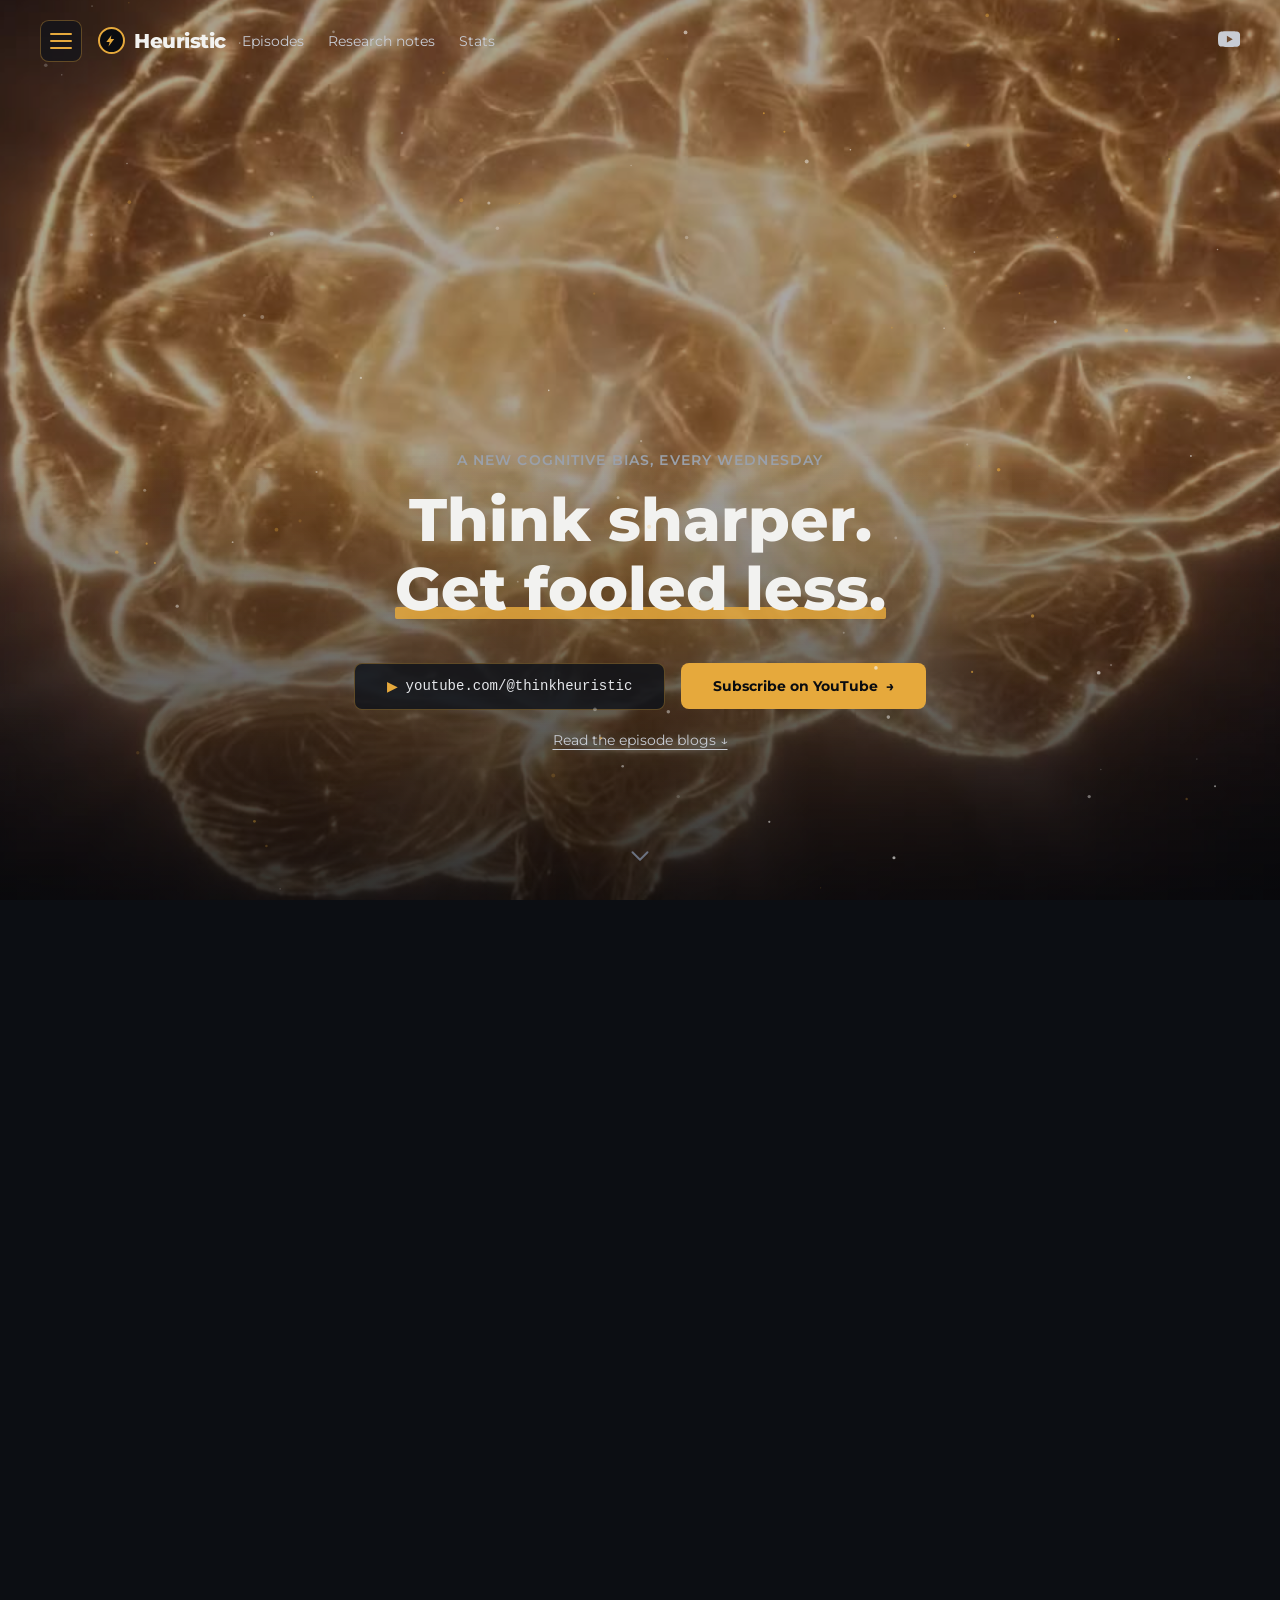
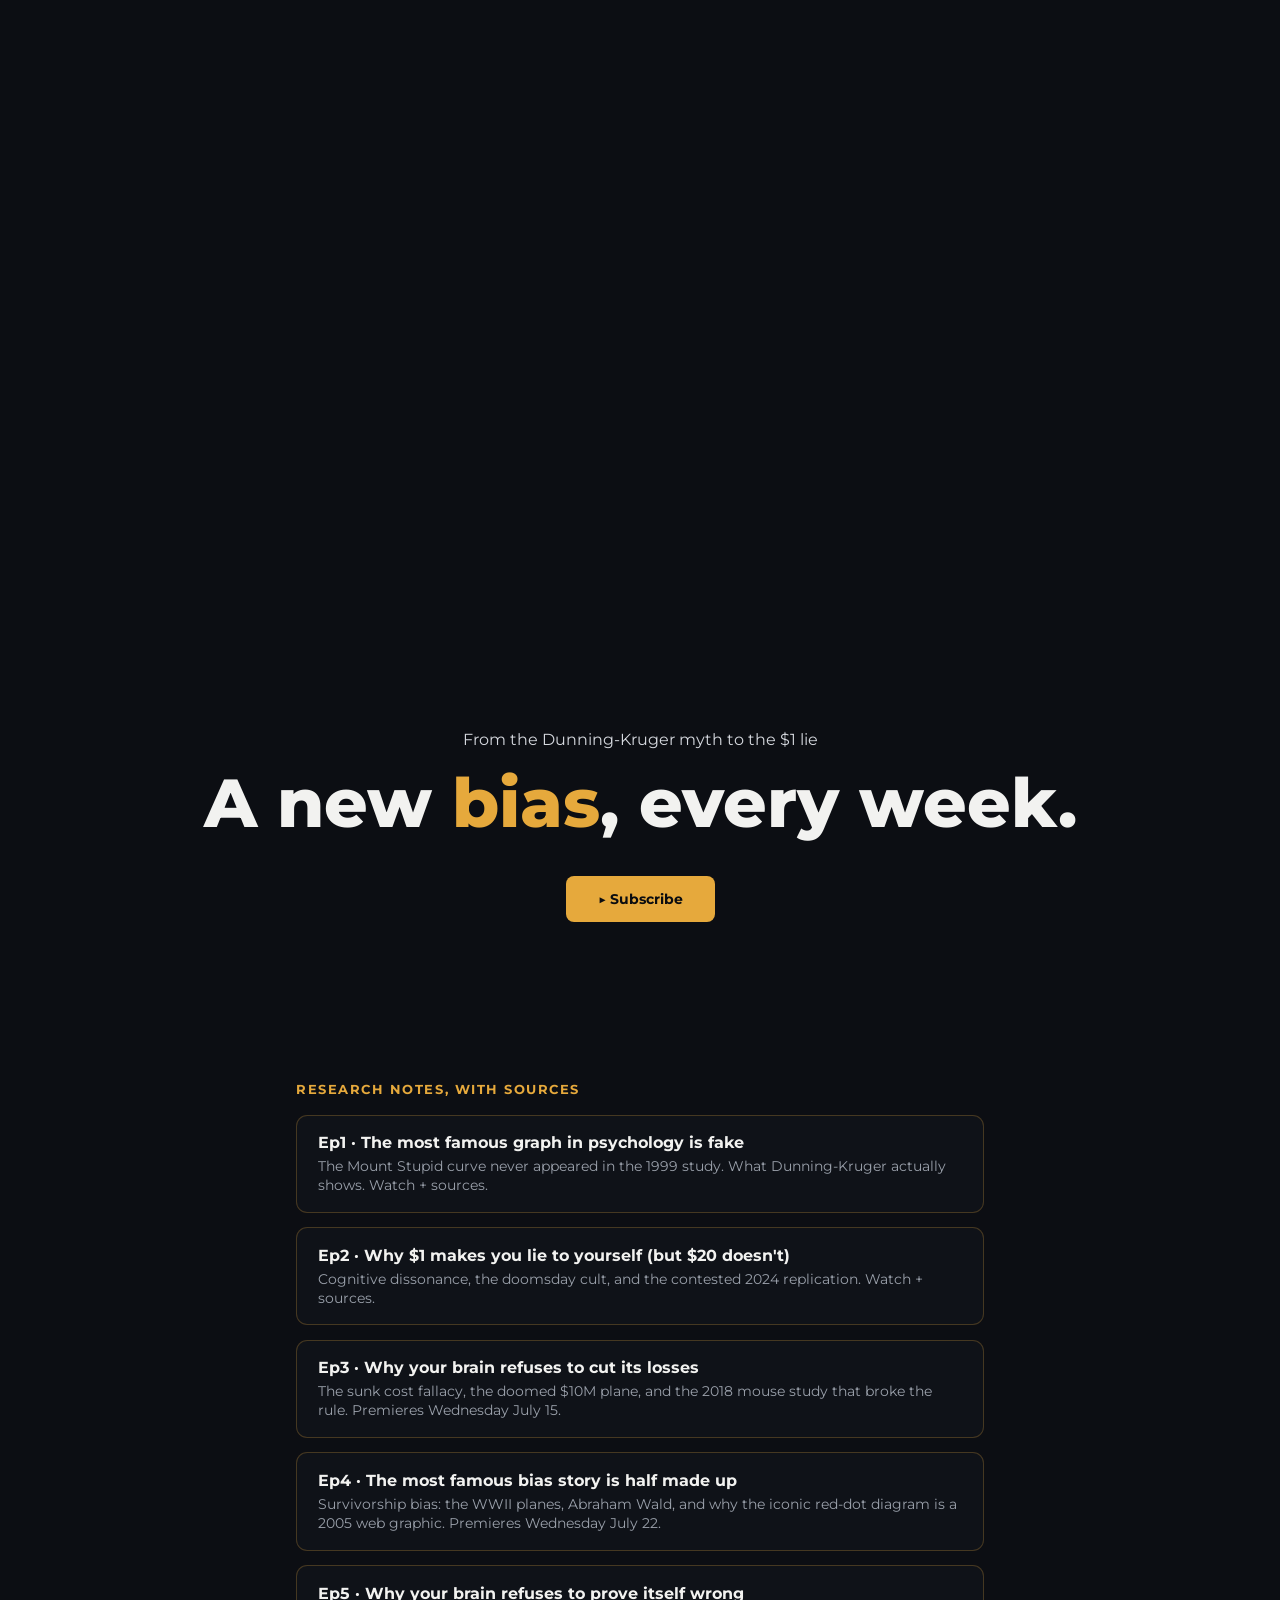
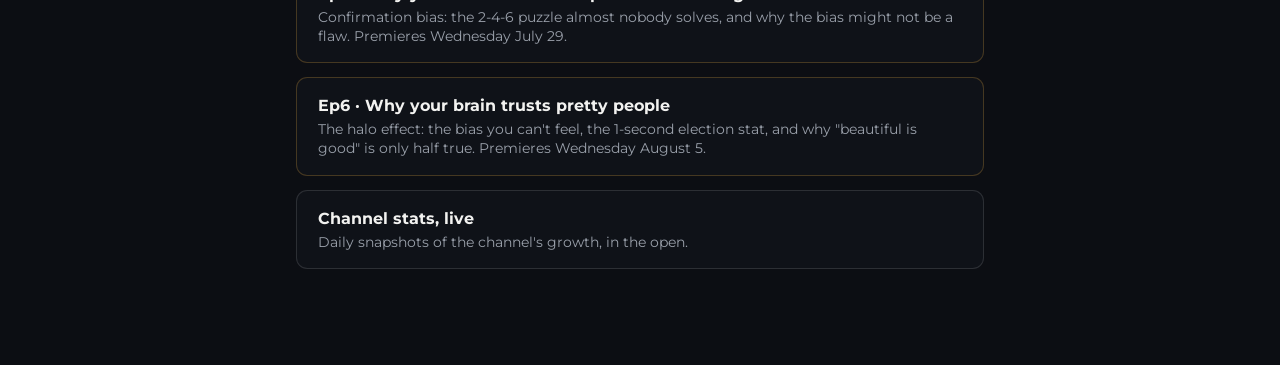
<file: index.html>
<!DOCTYPE html>
<html lang="en">
<head>
<meta charset="UTF-8" />
<meta name="viewport" content="width=device-width, initial-scale=1.0" />
<title>Heuristic | Think sharper. Get fooled less.</title>
<meta name="description" content="Heuristic takes apart one cognitive bias every week using the actual research, not the meme version. Dunning-Kruger, cognitive dissonance, sunk cost and more, ten cinematic minutes at a time." />
<meta property="og:title" content="Heuristic | Think sharper. Get fooled less." />
<meta property="og:description" content="One cognitive bias a week, built from the real studies, including the parts scientists still fight about." />
<link rel="canonical" href="https://heuristic.blog/" />
<meta property="og:url" content="https://heuristic.blog/" />
<meta property="og:type" content="website" />
<script type="application/ld+json">
{
  "@context": "https://schema.org",
  "@type": "Organization",
  "name": "Heuristic",
  "description": "A weekly applied-psychology channel that takes apart one cognitive bias at a time using primary research.",
  "sameAs": ["https://www.youtube.com/@thinkheuristic"]
}
</script>
<link rel="preconnect" href="https://fonts.googleapis.com" />
<link rel="preconnect" href="https://fonts.gstatic.com" crossorigin />
<link href="https://fonts.googleapis.com/css2?family=Montserrat:wght@400;500;600;700;800&display=swap" rel="stylesheet" />
<style>
*, *::before, *::after { margin: 0; padding: 0; box-sizing: border-box; }
html, body { overflow-x: hidden; }
body { font-family: 'Montserrat', sans-serif; background: #0C0E13; color: #F2F2F0; }

.fixed { position: fixed; }
.absolute { position: absolute; }
.relative { position: relative; }
.inset-0 { top: 0; right: 0; bottom: 0; left: 0; }

/* Scroll Video */
#scroll-video-container {
  position: fixed; inset: 0; z-index: -10;
  background: #0C0E13; top: -20%;
}
#scroll-video-container canvas,
#scroll-video-container video {
  position: absolute; inset: 0; width: 100%; height: 100%; object-fit: cover;
}
#scroll-video-container .overlay { position: absolute; inset: 0; background: rgba(6,8,12,0.35); }

/* Particles */
#particles-canvas {
  position: fixed; inset: 0; width: 100%; height: 100%;
  pointer-events: none; z-index: 3;
}

/* Nav */
nav {
  position: fixed; top: 0; left: 0; right: 0; z-index: 50;
  display: flex; align-items: center; justify-content: space-between;
  padding: 1.25rem 2.5rem;
}
/* Burger (top-left) + drawer */
#burger {
  display: flex; flex-direction: column; justify-content: center; gap: 5px;
  width: 2.6rem; height: 2.6rem; padding: 0.55rem;
  background: rgba(16,19,26,0.7); border: 1px solid rgba(230,169,60,0.35);
  border-radius: 0.55rem; cursor: pointer;
}
#burger span { display: block; height: 2px; width: 100%; background: #E6A93C; border-radius: 2px; }
#drawer {
  position: fixed; top: 0; left: 0; bottom: 0; z-index: 70;
  width: min(78vw, 320px); background: #0A0C10;
  border-right: 1px solid rgba(230,169,60,0.3);
  transform: translateX(-102%); transition: transform 0.28s ease;
  padding: 1.4rem 1.5rem; display: flex; flex-direction: column; gap: 0.3rem;
  overflow-y: auto;
}
#drawer.open { transform: translateX(0); }
#drawer .d-head { display: flex; align-items: center; justify-content: space-between; margin-bottom: 1.2rem; }
#drawer .d-title { font-weight: 800; font-size: 1.1rem; }
#drawer .d-close { background: none; border: 0; color: #9aa0aa; font-size: 1.6rem; cursor: pointer; line-height: 1; }
#drawer a.d-link {
  color: #F2F2F0; text-decoration: none; font-weight: 600; font-size: 1rem;
  padding: 0.85rem 0.4rem; border-bottom: 1px solid rgba(255,255,255,0.07);
}
#drawer a.d-link small { display: block; color: #9aa0aa; font-weight: 500; font-size: 0.78rem; margin-top: 0.15rem; }
#drawer a.d-sub {
  margin-top: 1.2rem; text-align: center; background: #E6A93C; color: #0A0C10;
  font-weight: 700; border-radius: 0.5rem; padding: 0.85rem 1rem; text-decoration: none;
}
#backdrop {
  position: fixed; inset: 0; z-index: 65; background: rgba(0,0,0,0.55);
  opacity: 0; pointer-events: none; transition: opacity 0.25s ease;
}
#backdrop.show { opacity: 1; pointer-events: auto; }
nav .logo { display: flex; align-items: center; gap: 0.6rem; font-weight: 800; font-size: 1.25rem; color: #F2F2F0; letter-spacing: -0.025em; text-decoration: none; }
nav .logo .bolt {
  width: 1.7rem; height: 1.7rem; border-radius: 50%;
  border: 2px solid #E6A93C; display: flex; align-items: center; justify-content: center;
  background: #0A0C10;
}
nav .logo .bolt svg { width: 0.85rem; height: 0.85rem; fill: #E6A93C; }
nav .nav-links { display: flex; align-items: center; gap: 1.5rem; }
nav .nav-links a { font-size: 0.875rem; color: #c8ccd4; text-decoration: none; transition: color 0.2s; }
nav .nav-links a:hover { color: #fff; }
nav .social { display: flex; align-items: center; gap: 1rem; }
nav .social a { color: #c8ccd4; transition: color 0.2s; }
nav .social a:hover { color: #E6A93C; }
nav .social svg { width: 1.4rem; height: 1.4rem; }

/* Hero */
#hero {
  position: relative; height: 100vh; width: 100%; display: flex; flex-direction: column;
}
#hero .gradient-overlay {
  position: absolute; inset: 0;
  background: linear-gradient(to top, rgba(6,8,12,0.75), transparent, transparent);
}
#hero .content {
  position: relative; z-index: 10; flex: 1; display: flex; flex-direction: column;
  align-items: center; justify-content: flex-end; text-align: center;
  padding: 0 1.5rem 6rem;
}
#hero .subtitle { font-size: 0.875rem; color: #9aa0aa; margin-bottom: 1rem; letter-spacing: 0.08em; text-transform: uppercase; font-weight: 600; }
#hero h1 { font-size: clamp(1.6rem, 5vw, 3.75rem); font-weight: 800; line-height: 1.15; max-width: 52rem; }
#hero h1 .underlined {
  position: relative; display: inline-block;
}
#hero h1 .underlined .line {
  position: absolute; bottom: 0.25rem; left: 0; width: 100%; height: 12px;
  background: #E6A93C; border-radius: 2px; opacity: 0.85;
}
#hero h1 .underlined span { position: relative; }
#hero .ctas {
  display: flex; align-items: center; gap: 1rem; margin-top: 2.5rem; flex-wrap: wrap; justify-content: center;
}
#hero .code-box {
  display: flex; align-items: center; gap: 0.5rem;
  background: rgba(16,19,26,0.85); border: 1px solid rgba(230,169,60,0.35);
  border-radius: 0.5rem; padding: 0.875rem 2rem; text-decoration: none;
}
#hero .code-box .prompt { color: #E6A93C; font-family: monospace; font-size: 0.875rem; }
#hero .code-box code { font-size: 0.875rem; color: #e5e7eb; font-family: monospace; }
#hero .cta-btn {
  display: inline-flex; align-items: center; gap: 0.5rem;
  background: #E6A93C; color: #0A0C10; font-weight: 700; border-radius: 0.5rem;
  padding: 0.875rem 2rem; font-size: 0.875rem; text-decoration: none; transition: background 0.2s;
}
#hero .cta-btn:hover { background: #f0c064; }
#hero .bounce-arrow {
  position: relative; z-index: 10; display: flex; justify-content: center; padding-bottom: 2rem;
}
#hero .bounce-arrow svg { width: 1.5rem; height: 1.5rem; color: #6b7280; animation: bounce 1s infinite; }

@keyframes bounce {
  0%, 100% { transform: translateY(0); }
  50% { transform: translateY(-25%); }
}

/* Cards */
#fixed-cards {
  position: fixed; bottom: 0; left: 0; right: 0; z-index: 4;
  padding: 2rem 2.5rem; opacity: 0; pointer-events: none;
}
#fixed-cards .grid {
  max-width: 72rem; margin: 0 auto;
  display: grid; grid-template-columns: repeat(3, 1fr); gap: 2.5rem;
}
#fixed-cards .card h3 { font-size: 1.5rem; font-weight: 800; color: #fff; margin-bottom: 1rem; }
#fixed-cards .card h3 .amber { color: #E6A93C; }
#fixed-cards .card p { color: #d5d8de; font-size: 0.875rem; line-height: 1.6; }

/* Section 3 */
#section-three {
  position: relative; min-height: 100vh; display: flex; align-items: flex-end;
  justify-content: center; padding: 0 2.5rem 8rem;
}
#section-three .inner {
  position: relative; z-index: 10; display: flex; flex-direction: column;
  align-items: center; text-align: center;
  opacity: 0; transform: translateY(32px); filter: blur(8px);
  transition: opacity 1s ease-out, transform 1s ease-out, filter 1s ease-out;
}
#section-three .inner.visible { opacity: 1; transform: translateY(0); filter: blur(0); }
#section-three .inner p { color: #d5d8de; font-size: 1rem; margin-bottom: 0.75rem; }
#section-three .inner h2 { font-size: clamp(1.875rem, 6vw, 4.25rem); font-weight: 800; }
#section-three .inner h2 .amber { color: #E6A93C; }
#section-three .inner .sub-cta {
  margin-top: 2rem; display: inline-flex; align-items: center; gap: 0.5rem;
  background: #E6A93C; color: #0A0C10; font-weight: 700; border-radius: 0.5rem;
  padding: 0.875rem 2rem; font-size: 0.875rem; text-decoration: none; transition: background 0.2s;
}
#section-three .inner .sub-cta:hover { background: #f0c064; }

/* Content wrapper */
#content { position: relative; z-index: 2; }

/* Responsive */
@media (max-width: 768px) {
  nav { padding: 1rem 1.5rem; }
  nav .nav-links { display: none; }
  #hero .content { padding-bottom: 5rem; }
  #hero h1 { font-size: 1.6rem; }
  #hero .ctas { flex-direction: column; }
  #fixed-cards .grid { grid-template-columns: 1fr; gap: 1.5rem; }
  #fixed-cards { padding: 1.5rem 1rem; }
  #section-three { padding-bottom: 5rem; }
}
</style>
</head>
<body>

<!-- Scroll Video Background (a Heuristic hero clip, self-hosted).
     The video AUTOPLAYS as an ambient loop from second zero (iOS-safe: muted+playsinline),
     then the canvas scroll-scrub takes over once frames are extracted. -->
<div id="scroll-video-container">
  <canvas id="video-canvas"></canvas>
  <video id="video-fallback" muted playsinline autoplay loop preload="auto"
    poster="assets/hero-poster.jpg" src="assets/hero-loop.mp4"
  ></video>
  <div class="overlay"></div>
</div>

<!-- Particles -->
<canvas id="particles-canvas"></canvas>

<!-- Fixed Cards -->
<div id="fixed-cards">
  <div class="grid">
    <div class="card">
      <h3>The meme version is <span class="amber">wrong</span></h3>
      <p>The famous Dunning-Kruger curve never appeared in the study. The $1 lie experiment just failed its largest replication, and scientists are fighting about it right now. We cover what the research actually says, including the contested parts.</p>
    </div>
    <div class="card">
      <h3>Ten minutes, <span class="amber">one bias</span></h3>
      <p>Every Wednesday: one cognitive bias, the real experiments behind it, cinematic visuals built for the idea, and one question that catches your own mind in the act.</p>
    </div>
    <div class="card">
      <h3>Check <span class="amber">everything</span></h3>
      <p>Every claim traces to a primary source, and the sources are listed under every video. That is the whole point. Think sharper. Get fooled less.</p>
    </div>
  </div>
</div>

<!-- Drawer menu -->
<div id="backdrop"></div>
<aside id="drawer" aria-label="Menu">
  <div class="d-head">
    <span class="d-title">Heuristic</span>
    <button class="d-close" aria-label="Close menu">&times;</button>
  </div>
  <a class="d-link" href="./">Home</a>
  <a class="d-link" href="ep1/">Ep1 blog: the Dunning-Kruger myth<small>The famous curve was never in the study</small></a>
  <a class="d-link" href="ep2/">Ep2 blog: the $1 lie<small>Cognitive dissonance. Premieres Wed Jul 8</small></a>
  <a class="d-link" href="stats/">Channel stats<small>Growing in public</small></a>
  <a class="d-link" href="https://www.youtube.com/@thinkheuristic">YouTube channel</a>
  <a class="d-sub" href="https://www.youtube.com/@thinkheuristic?sub_confirmation=1">&#9654; Subscribe</a>
</aside>

<!-- Navigation -->
<nav>
  <div style="display:flex;align-items:center;gap:1rem;">
    <button id="burger" aria-label="Open menu"><span></span><span></span><span></span></button>
    <a class="logo" href="./">
      <span class="bolt"><svg viewBox="0 0 24 24"><path d="M13 2L4 14h6l-2 8 10-13h-6l1-7z"/></svg></span>
      <span>Heuristic</span>
    </a>
    <div class="nav-links">
      <a href="https://www.youtube.com/@thinkheuristic/videos">Episodes</a>
      <a href="ep1/">Research notes</a>
      <a href="stats/">Stats</a>
    </div>
  </div>
  <div class="social">
    <a href="https://www.youtube.com/@thinkheuristic" aria-label="Heuristic on YouTube"><svg fill="currentColor" viewBox="0 0 24 24"><path d="M23.498 6.186a3.016 3.016 0 0 0-2.122-2.136C19.505 3.545 12 3.545 12 3.545s-7.505 0-9.377.505A3.017 3.017 0 0 0 .502 6.186C0 8.07 0 12 0 12s0 3.93.502 5.814a3.016 3.016 0 0 0 2.122 2.136c1.871.505 9.376.505 9.376.505s7.505 0 9.377-.505a3.015 3.015 0 0 0 2.122-2.136C24 15.93 24 12 24 12s0-3.93-.502-5.814zM9.545 15.568V8.432L15.818 12l-6.273 3.568z"/></svg></a>
  </div>
</nav>

<!-- Main Content -->
<div id="content">
  <!-- Section 1: Hero -->
  <section id="hero">
    <div class="gradient-overlay"></div>
    <div class="content">
      <p class="subtitle">A new cognitive bias, every Wednesday</p>
      <h1>
        Think sharper.
        <span class="underlined"><span class="line"></span><span>Get fooled less.</span></span>
      </h1>
      <div class="ctas">
        <a class="code-box" href="https://www.youtube.com/@thinkheuristic">
          <span class="prompt">&#9654;</span>
          <code>youtube.com/@thinkheuristic</code>
        </a>
        <a href="https://www.youtube.com/@thinkheuristic?sub_confirmation=1" class="cta-btn">Subscribe on YouTube <span>&rarr;</span></a>
      </div>
      <a href="#notes" style="margin-top:1.4rem;color:#c8ccd4;font-size:0.85rem;text-decoration:underline;text-underline-offset:4px;">Read the episode blogs &darr;</a>
    </div>
    <div class="bounce-arrow">
      <svg xmlns="http://www.w3.org/2000/svg" fill="none" viewBox="0 0 24 24" stroke-width="2" stroke="currentColor"><path stroke-linecap="round" stroke-linejoin="round" d="M19.5 8.25l-7.5 7.5-7.5-7.5"/></svg>
    </div>
  </section>

  <!-- Spacer -->
  <div style="height:150vh;"></div>

  <!-- Cards Trigger Zone -->
  <div id="cards-trigger" style="height:200vh;"></div>

  <!-- Spacer -->
  <div style="height:100vh;"></div>

  <!-- Section 3 -->
  <section id="section-three">
    <div class="inner" id="section-three-inner">
      <p>From the Dunning-Kruger myth to the $1 lie</p>
      <h2>A new <span class="amber">bias</span>, every week.</h2>
      <a class="sub-cta" href="https://www.youtube.com/@thinkheuristic?sub_confirmation=1">&#9654; Subscribe</a>
    </div>
  </section>

  <!-- Research notes -->
  <section id="notes" style="position:relative;z-index:10;padding:2rem 1.5rem 6rem;max-width:46rem;margin:0 auto;">
    <p style="color:#E6A93C;font-weight:700;letter-spacing:.12em;text-transform:uppercase;font-size:.8rem;margin-bottom:1.1rem;">Research notes, with sources</p>
    <a href="ep1/" style="display:block;background:rgba(16,19,26,0.9);border:1px solid rgba(230,169,60,0.25);border-radius:0.7rem;padding:1.1rem 1.3rem;margin-bottom:0.9rem;color:#F2F2F0;text-decoration:none;">
      <strong style="display:block;margin-bottom:0.25rem;">Ep1 · The most famous graph in psychology is fake</strong>
      <span style="color:#9aa0aa;font-size:0.875rem;">The Mount Stupid curve never appeared in the 1999 study. What Dunning-Kruger actually shows. Watch + sources.</span>
    </a>
    <a href="ep2/" style="display:block;background:rgba(16,19,26,0.9);border:1px solid rgba(230,169,60,0.25);border-radius:0.7rem;padding:1.1rem 1.3rem;margin-bottom:0.9rem;color:#F2F2F0;text-decoration:none;">
      <strong style="display:block;margin-bottom:0.25rem;">Ep2 · Why $1 makes you lie to yourself (but $20 doesn't)</strong>
      <span id="ep2-note" style="color:#9aa0aa;font-size:0.875rem;">Cognitive dissonance, the doomsday cult, and the contested 2024 replication. Premieres Wednesday July 8.</span>
    </a>
    <a href="ep3/" style="display:block;background:rgba(16,19,26,0.9);border:1px solid rgba(230,169,60,0.25);border-radius:0.7rem;padding:1.1rem 1.3rem;margin-bottom:0.9rem;color:#F2F2F0;text-decoration:none;">
      <strong style="display:block;margin-bottom:0.25rem;">Ep3 · Why your brain refuses to cut its losses</strong>
      <span style="color:#9aa0aa;font-size:0.875rem;">The sunk cost fallacy, the doomed $10M plane, and the 2018 mouse study that broke the rule. Premieres Wednesday July 15.</span>
    </a>
    <a href="ep4/" style="display:block;background:rgba(16,19,26,0.9);border:1px solid rgba(230,169,60,0.25);border-radius:0.7rem;padding:1.1rem 1.3rem;margin-bottom:0.9rem;color:#F2F2F0;text-decoration:none;">
      <strong style="display:block;margin-bottom:0.25rem;">Ep4 · The most famous bias story is half made up</strong>
      <span style="color:#9aa0aa;font-size:0.875rem;">Survivorship bias: the WWII planes, Abraham Wald, and why the iconic red-dot diagram is a 2005 web graphic. Premieres Wednesday July 22.</span>
    </a>
    <a href="ep5/" style="display:block;background:rgba(16,19,26,0.9);border:1px solid rgba(230,169,60,0.25);border-radius:0.7rem;padding:1.1rem 1.3rem;margin-bottom:0.9rem;color:#F2F2F0;text-decoration:none;">
      <strong style="display:block;margin-bottom:0.25rem;">Ep5 · Why your brain refuses to prove itself wrong</strong>
      <span style="color:#9aa0aa;font-size:0.875rem;">Confirmation bias: the 2-4-6 puzzle almost nobody solves, and why the bias might not be a flaw. Premieres Wednesday July 29.</span>
    </a>
    <a href="ep6/" style="display:block;background:rgba(16,19,26,0.9);border:1px solid rgba(230,169,60,0.25);border-radius:0.7rem;padding:1.1rem 1.3rem;margin-bottom:0.9rem;color:#F2F2F0;text-decoration:none;">
      <strong style="display:block;margin-bottom:0.25rem;">Ep6 · Why your brain trusts pretty people</strong>
      <span style="color:#9aa0aa;font-size:0.875rem;">The halo effect: the bias you can't feel, the 1-second election stat, and why "beautiful is good" is only half true. Premieres Wednesday August 5.</span>
    </a>
    <a href="stats/" style="display:block;background:rgba(16,19,26,0.9);border:1px solid rgba(255,255,255,0.12);border-radius:0.7rem;padding:1.1rem 1.3rem;color:#F2F2F0;text-decoration:none;">
      <strong style="display:block;margin-bottom:0.25rem;">Channel stats, live</strong>
      <span style="color:#9aa0aa;font-size:0.875rem;">Daily snapshots of the channel's growth, in the open.</span>
    </a>
  </section>
</div>

<script>
(function() {
  // ===================== SCROLL VIDEO =====================
  const VIDEO_URL = 'assets/hero-loop.mp4';
  const canvas = document.getElementById('video-canvas');
  const videoEl = document.getElementById('video-fallback');
  const ctx = canvas.getContext('2d');
  let frames = [];
  let framesReady = false;
  let lastFrameIndex = -1;
  let videoSeeking = false;

  function resizeCanvas() {
    const dpr = Math.min(devicePixelRatio, 2);
    const rect = canvas.getBoundingClientRect();
    const w = Math.round(rect.width * dpr);
    const h = Math.round(rect.height * dpr);
    if (canvas.width !== w || canvas.height !== h) {
      canvas.width = w;
      canvas.height = h;
    }
    lastFrameIndex = -1;
  }

  async function extractFrames() {
    try {
      const response = await fetch(VIDEO_URL);
      const blob = await response.blob();
      const objectUrl = URL.createObjectURL(blob);

      const video = document.createElement('video');
      video.muted = true;
      video.playsInline = true;
      video.preload = 'auto';
      video.src = objectUrl;

      await new Promise((resolve, reject) => {
        video.onloadedmetadata = () => resolve();
        video.onerror = () => reject();
        setTimeout(() => reject(), 15000);
      });

      const scale = Math.min(1, 1280 / video.videoWidth);
      const scaledWidth = Math.round(video.videoWidth * scale);
      const scaledHeight = Math.round(video.videoHeight * scale);
      const frameCount = Math.max(30, Math.min(120, Math.round(video.duration * 24)));

      for (let i = 0; i < frameCount; i++) {
        const time = (i / (frameCount - 1)) * (video.duration - 0.05);
        video.currentTime = time;
        await new Promise((resolve, reject) => {
          const onSeeked = () => { video.removeEventListener('seeked', onSeeked); resolve(); };
          video.addEventListener('seeked', onSeeked);
          setTimeout(() => { video.removeEventListener('seeked', onSeeked); reject(); }, 3000);
        });
        const bitmap = await createImageBitmap(video, { resizeWidth: scaledWidth, resizeHeight: scaledHeight });
        frames.push(bitmap);
      }

      if (frames.length > 0) {
        framesReady = true;
        canvas.style.visibility = 'visible';
        videoEl.pause();
        videoEl.style.display = 'none';
      }
      URL.revokeObjectURL(objectUrl);
    } catch(e) { /* fallback to video seeking */ }
  }

  function getScrollBounds() {
    const vh = window.innerHeight;
    return { start: vh * 0.5, end: document.documentElement.scrollHeight - vh };
  }

  function getProgress() {
    const { start, end } = getScrollBounds();
    const range = end - start;
    if (range <= 0) return 0;
    return Math.max(0, Math.min(1, (window.scrollY - start) / range));
  }

  function drawFrame(frame) {
    const cw = canvas.width, ch = canvas.height;
    const s = Math.max(cw / frame.width, ch / frame.height);
    const dw = frame.width * s, dh = frame.height * s;
    ctx.drawImage(frame, (cw - dw) / 2, (ch - dh) / 2, dw, dh);
  }

  function videoTick() {
    // Until frames are extracted, the <video> ambient loop IS the artwork (autoplay).
    // Once ready, the canvas scrubs with scroll and the video is hidden.
    if (framesReady && frames.length > 0) {
      const progress = getProgress();
      const idx = Math.round(progress * (frames.length - 1));
      if (idx !== lastFrameIndex) {
        lastFrameIndex = idx;
        if (frames[idx]) drawFrame(frames[idx]);
      }
    }
    requestAnimationFrame(videoTick);
  }

  canvas.style.visibility = 'hidden';

  resizeCanvas();
  window.addEventListener('resize', resizeCanvas);
  requestAnimationFrame(videoTick);
  extractFrames();

  // ===================== PARTICLES (warm ember tint) =====================
  const pCanvas = document.getElementById('particles-canvas');
  const pCtx = pCanvas.getContext('2d');
  let particles = [];

  function resizeParticles() {
    pCanvas.width = window.innerWidth;
    pCanvas.height = window.innerHeight;
    createParticles();
  }

  function createParticles() {
    particles = [];
    const count = Math.floor((pCanvas.width * pCanvas.height) / 12000);
    for (let i = 0; i < count; i++) {
      particles.push({
        x: Math.random() * pCanvas.width,
        y: Math.random() * pCanvas.height,
        vx: (Math.random() - 0.5) * 0.3,
        vy: (Math.random() - 0.5) * 0.3,
        size: Math.random() * 1.5 + 0.5,
        opacity: Math.random() * 0.5 + 0.15,
        warm: Math.random() < 0.35
      });
    }
  }

  function animateParticles() {
    pCtx.clearRect(0, 0, pCanvas.width, pCanvas.height);
    for (const p of particles) {
      p.x += p.vx; p.y += p.vy;
      if (p.x < 0) p.x = pCanvas.width;
      if (p.x > pCanvas.width) p.x = 0;
      if (p.y < 0) p.y = pCanvas.height;
      if (p.y > pCanvas.height) p.y = 0;
      pCtx.beginPath();
      pCtx.arc(p.x, p.y, p.size, 0, Math.PI * 2);
      pCtx.fillStyle = p.warm ? `rgba(230,169,60,${p.opacity})` : `rgba(242,242,240,${p.opacity})`;
      pCtx.fill();
    }
    requestAnimationFrame(animateParticles);
  }

  resizeParticles();
  window.addEventListener('resize', resizeParticles);
  animateParticles();

  // ===================== HERO FADE =====================
  function updateHeroOpacity() {
    const fade = Math.max(0, 1 - window.scrollY / (window.innerHeight * 0.3));
    document.getElementById('hero').style.opacity = fade;
  }
  window.addEventListener('scroll', updateHeroOpacity, { passive: true });

  // ===================== FIXED CARDS =====================
  const fixedCards = document.getElementById('fixed-cards');
  const cardsGrid = fixedCards.querySelector('.grid');

  function tickCards() {
    const trigger = document.getElementById('cards-trigger');
    const rect = trigger.getBoundingClientRect();
    const triggerTop = rect.top + window.scrollY;
    const triggerHeight = rect.height;
    const scrollY = window.scrollY;
    const vh = window.innerHeight;

    const start = triggerTop - vh * 0.5;
    const end = triggerTop + triggerHeight - vh * 0.3;
    const range = end - start;

    let progress = range > 0 ? (scrollY - start) / range : 0;
    progress = Math.max(0, Math.min(1, progress));

    const isActive = scrollY >= start - vh * 0.2 && scrollY <= end + vh * 0.3;
    const fadeIn = Math.min(1, Math.max(0, (scrollY - (start - vh * 0.2)) / (vh * 0.2)));
    const fadeOut = Math.min(1, Math.max(0, (end + vh * 0.3 - scrollY) / (vh * 0.3)));
    const containerOpacity = isActive ? Math.min(fadeIn, fadeOut) : 0;

    fixedCards.style.opacity = containerOpacity;
    fixedCards.style.pointerEvents = containerOpacity > 0.1 ? 'auto' : 'none';

    const isMobile = window.innerWidth < 768;
    const revealPct = progress * 130;
    if (isMobile) {
      cardsGrid.style.maskImage = `linear-gradient(to bottom, black ${revealPct}%, transparent ${revealPct + 20}%)`;
      cardsGrid.style.webkitMaskImage = `linear-gradient(to bottom, black ${revealPct}%, transparent ${revealPct + 20}%)`;
    } else {
      cardsGrid.style.maskImage = `linear-gradient(to right, black ${revealPct}%, transparent ${revealPct + 15}%)`;
      cardsGrid.style.webkitMaskImage = `linear-gradient(to right, black ${revealPct}%, transparent ${revealPct + 15}%)`;
    }

    requestAnimationFrame(tickCards);
  }
  requestAnimationFrame(tickCards);

  // ===================== DRAWER MENU =====================
  const drawer = document.getElementById('drawer');
  const backdrop = document.getElementById('backdrop');
  const setDrawer = (open) => {
    drawer.classList.toggle('open', open);
    backdrop.classList.toggle('show', open);
  };
  document.getElementById('burger').addEventListener('click', () => setDrawer(true));
  drawer.querySelector('.d-close').addEventListener('click', () => setDrawer(false));
  backdrop.addEventListener('click', () => setDrawer(false));
  drawer.querySelectorAll('a').forEach((a) => a.addEventListener('click', () => setDrawer(false)));

  // ===================== SECTION 3 INTERSECTION =====================
  const sectionThreeInner = document.getElementById('section-three-inner');
  const observer = new IntersectionObserver(([entry]) => {
    if (entry.isIntersecting) {
      sectionThreeInner.classList.add('visible');
      observer.unobserve(sectionThreeInner);
    }
  }, { threshold: 0.15 });
  observer.observe(sectionThreeInner);
})();
</script>
<script>
// Same post-premiere gate as /ep2; the Jul 8 pass rewrites this statically with the real URL.
(function () {
  if (Date.now() < Date.parse('2026-07-08T15:00:00Z')) return;
  var n = document.getElementById('ep2-note');
  if (n) n.textContent = 'Cognitive dissonance, the doomsday cult, and the contested 2024 replication. Watch + sources.';
})();
</script>
</body>
</html>
</file>
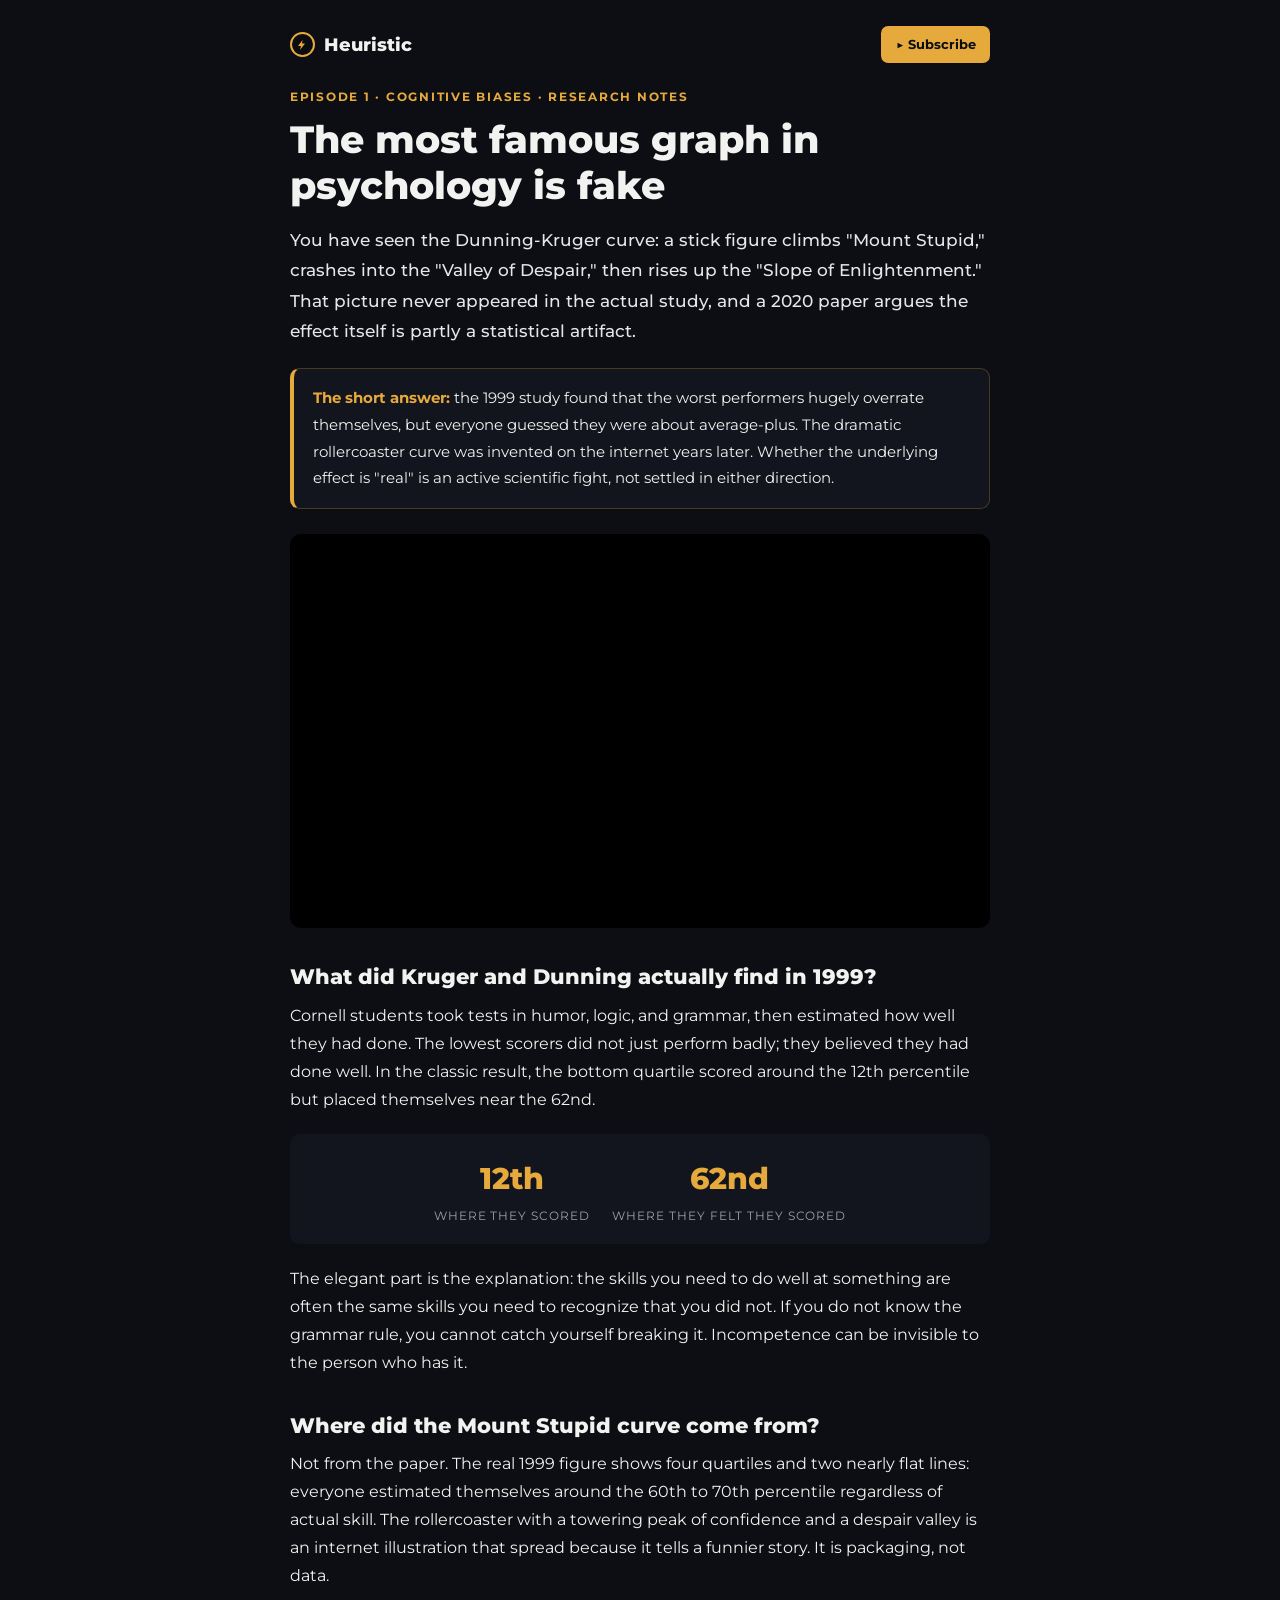
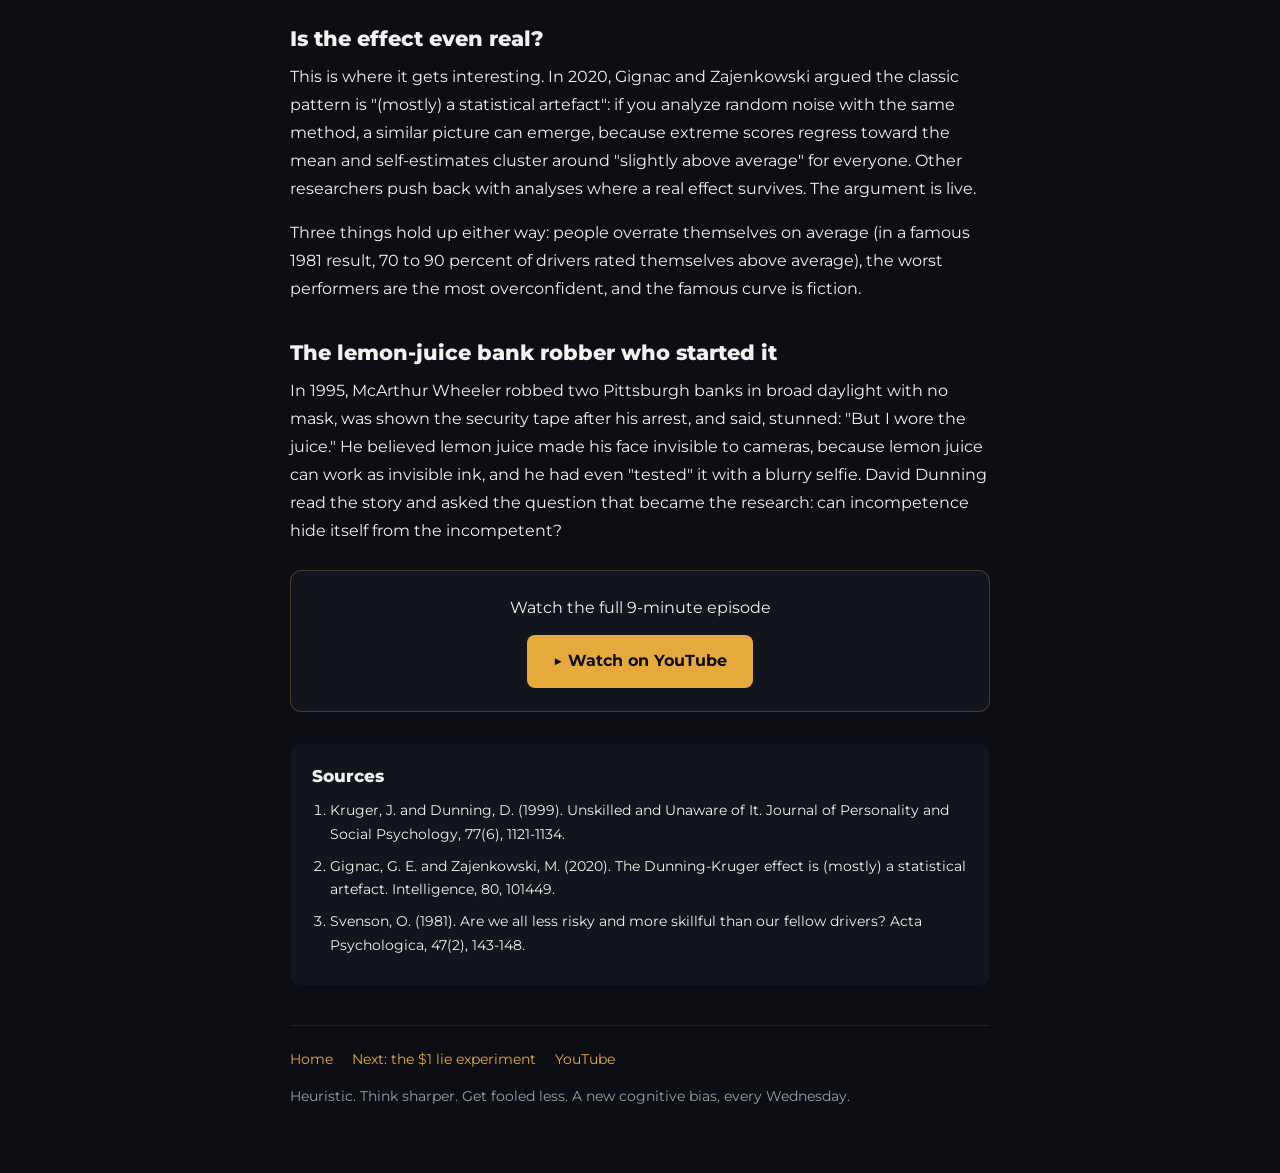
<file: ep1/index.html>
<!DOCTYPE html>
<html lang="en">
<head>
<meta charset="UTF-8" />
<meta name="viewport" content="width=device-width, initial-scale=1.0" />
<title>Is the Dunning-Kruger effect real? The famous curve is a myth | Heuristic</title>
<meta name="description" content="The Mount Stupid curve never appeared in the 1999 Dunning-Kruger study, and a 2020 paper argues the effect is partly a statistical artifact. Here is what the research actually shows, with sources." />
<meta property="og:title" content="The most famous graph in psychology is fake" />
<meta property="og:description" content="What Kruger and Dunning actually measured in 1999, where the Mount Stupid curve really came from, and the live debate over whether the effect is real." />
<link rel="canonical" href="https://heuristic.blog/ep1/" />
<meta property="og:url" content="https://heuristic.blog/ep1/" />
<meta property="og:type" content="article" />
<link rel="preconnect" href="https://fonts.googleapis.com" />
<link rel="preconnect" href="https://fonts.gstatic.com" crossorigin />
<link href="https://fonts.googleapis.com/css2?family=Montserrat:wght@400;500;700;800&display=swap" rel="stylesheet" />
<link rel="stylesheet" href="../notes.css" />
<script type="application/ld+json">
{
  "@context": "https://schema.org",
  "@type": "Article",
  "headline": "Is the Dunning-Kruger effect real? The famous curve is a myth",
  "datePublished": "2026-07-01",
  "author": {"@type": "Organization", "name": "Heuristic", "sameAs": "https://www.youtube.com/@thinkheuristic"},
  "publisher": {"@type": "Organization", "name": "Heuristic"}
}
</script>
<script type="application/ld+json">
{
  "@context": "https://schema.org",
  "@type": "FAQPage",
  "mainEntity": [
    {"@type": "Question", "name": "Did the Mount Stupid curve appear in the original Dunning-Kruger study?",
     "acceptedAnswer": {"@type": "Answer", "text": "No. The rollercoaster curve with Mount Stupid and the Valley of Despair never appeared in Kruger and Dunning's 1999 paper. It is an internet illustration. The real 1999 figure shows four quartiles: everyone estimated themselves near the 60th to 70th percentile, and the lowest scorers were the most miscalibrated."}},
    {"@type": "Question", "name": "Is the Dunning-Kruger effect real?",
     "acceptedAnswer": {"@type": "Answer", "text": "It is contested. Gignac and Zajenkowski argued in 2020 that the classic pattern is mostly a statistical artifact of how the data is analyzed. What survives scrutiny: people overrate themselves on average, the worst performers are the most overconfident, and the dramatic curve is fiction."}},
    {"@type": "Question", "name": "What inspired the Dunning-Kruger research?",
     "acceptedAnswer": {"@type": "Answer", "text": "A 1995 Pittsburgh bank robber, McArthur Wheeler, who covered his face in lemon juice believing it would make him invisible to cameras, because lemon juice works as invisible ink. David Dunning read the story and asked whether incompetence could hide itself from the incompetent."}}
  ]
}
</script>
<script type="application/ld+json">
{
  "@context": "https://schema.org",
  "@type": "VideoObject",
  "name": "Why Smart People Feel Dumb (The Dunning-Kruger Myth)",
  "description": "The famous Dunning-Kruger curve is an internet myth. What the 1999 study actually found, the lemon-juice bank robber who inspired it, and the live debate over whether the effect is real.",
  "uploadDate": "2026-07-01",
  "embedUrl": "https://www.youtube.com/embed/UkIVSxKmLw8",
  "thumbnailUrl": "https://i.ytimg.com/vi/UkIVSxKmLw8/hqdefault.jpg"
}
</script>
</head>
<body>
<div class="wrap">
  <header class="site">
    <a class="logo" href="../">
      <span class="bolt"><svg viewBox="0 0 24 24"><path d="M13 2L4 14h6l-2 8 10-13h-6l1-7z"/></svg></span>
      <span>Heuristic</span>
    </a>
    <a class="yt" href="https://www.youtube.com/@thinkheuristic?sub_confirmation=1">&#9654; Subscribe</a>
  </header>

  <p class="kicker">Episode 1 · Cognitive biases · Research notes</p>
  <h1>The most famous graph in psychology is fake</h1>
  <p class="lead">You have seen the Dunning-Kruger curve: a stick figure climbs "Mount Stupid," crashes into the "Valley of Despair," then rises up the "Slope of Enlightenment." That picture never appeared in the actual study, and a 2020 paper argues the effect itself is partly a statistical artifact.</p>

  <div class="tldr"><strong>The short answer:</strong> the 1999 study found that the worst performers hugely overrate themselves, but everyone guessed they were about average-plus. The dramatic rollercoaster curve was invented on the internet years later. Whether the underlying effect is "real" is an active scientific fight, not settled in either direction.</div>

  <div class="video">
    <iframe src="https://www.youtube.com/embed/UkIVSxKmLw8" title="Why Smart People Feel Dumb (The Dunning-Kruger Myth)" loading="lazy" allowfullscreen></iframe>
  </div>

  <h2>What did Kruger and Dunning actually find in 1999?</h2>
  <p>Cornell students took tests in humor, logic, and grammar, then estimated how well they had done. The lowest scorers did not just perform badly; they believed they had done well. In the classic result, the bottom quartile scored around the 12th percentile but placed themselves near the 62nd.</p>
  <div class="stat">
    <div><div class="n">12th</div><div class="l">where they scored</div></div>
    <div><div class="n">62nd</div><div class="l">where they felt they scored</div></div>
  </div>
  <p>The elegant part is the explanation: the skills you need to do well at something are often the same skills you need to recognize that you did not. If you do not know the grammar rule, you cannot catch yourself breaking it. Incompetence can be invisible to the person who has it.</p>

  <h2>Where did the Mount Stupid curve come from?</h2>
  <p>Not from the paper. The real 1999 figure shows four quartiles and two nearly flat lines: everyone estimated themselves around the 60th to 70th percentile regardless of actual skill. The rollercoaster with a towering peak of confidence and a despair valley is an internet illustration that spread because it tells a funnier story. It is packaging, not data.</p>

  <h2>Is the effect even real?</h2>
  <p>This is where it gets interesting. In 2020, Gignac and Zajenkowski argued the classic pattern is "(mostly) a statistical artefact": if you analyze random noise with the same method, a similar picture can emerge, because extreme scores regress toward the mean and self-estimates cluster around "slightly above average" for everyone. Other researchers push back with analyses where a real effect survives. The argument is live.</p>
  <p>Three things hold up either way: people overrate themselves on average (in a famous 1981 result, 70 to 90 percent of drivers rated themselves above average), the worst performers are the most overconfident, and the famous curve is fiction.</p>

  <h2>The lemon-juice bank robber who started it</h2>
  <p>In 1995, McArthur Wheeler robbed two Pittsburgh banks in broad daylight with no mask, was shown the security tape after his arrest, and said, stunned: "But I wore the juice." He believed lemon juice made his face invisible to cameras, because lemon juice can work as invisible ink, and he had even "tested" it with a blurry selfie. David Dunning read the story and asked the question that became the research: can incompetence hide itself from the incompetent?</p>

  <div class="premiere">
    <div>Watch the full 9-minute episode</div>
    <a class="cta" href="https://youtu.be/UkIVSxKmLw8">&#9654; Watch on YouTube</a>
  </div>

  <div class="sources">
    <h2>Sources</h2>
    <ol>
      <li>Kruger, J. and Dunning, D. (1999). Unskilled and Unaware of It. Journal of Personality and Social Psychology, 77(6), 1121-1134.</li>
      <li>Gignac, G. E. and Zajenkowski, M. (2020). The Dunning-Kruger effect is (mostly) a statistical artefact. Intelligence, 80, 101449.</li>
      <li>Svenson, O. (1981). Are we all less risky and more skillful than our fellow drivers? Acta Psychologica, 47(2), 143-148.</li>
    </ol>
  </div>

  <footer class="site">
    <div class="row">
      <a href="../">Home</a>
      <a href="../ep2/">Next: the $1 lie experiment</a>
      <a href="https://www.youtube.com/@thinkheuristic">YouTube</a>
    </div>
    <div>Heuristic. Think sharper. Get fooled less. A new cognitive bias, every Wednesday.</div>
  </footer>
</div>
</body>
</html>
</file>
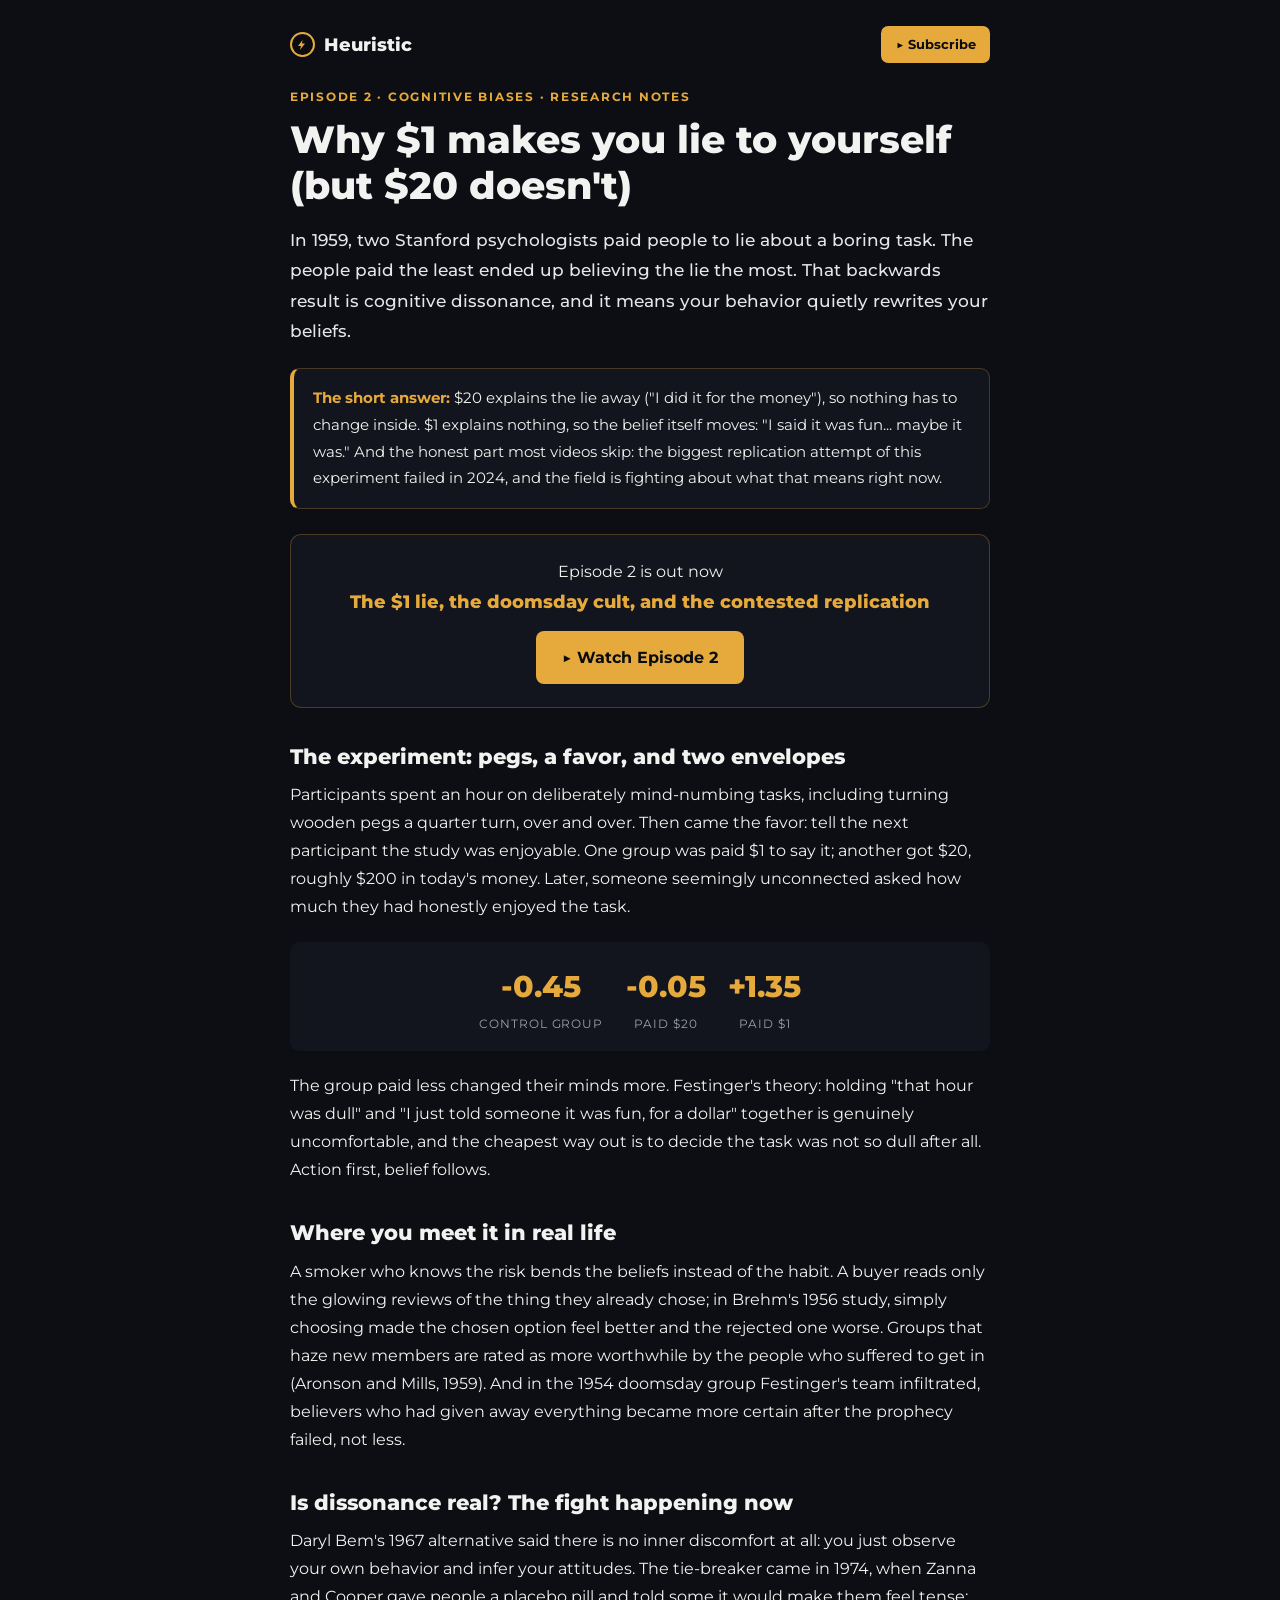
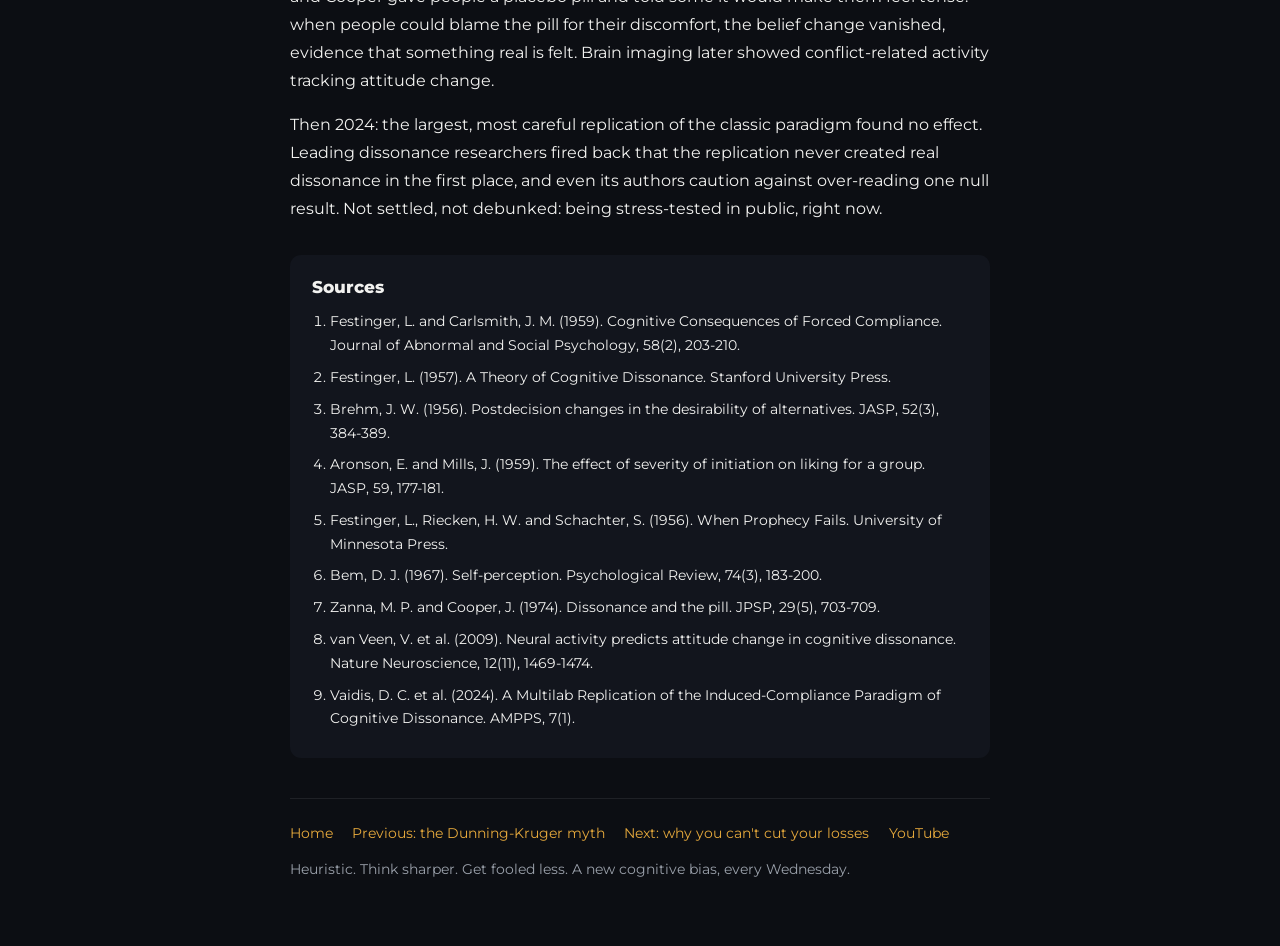
<file: ep2/index.html>
<!DOCTYPE html>
<html lang="en">
<head>
<meta charset="UTF-8" />
<meta name="viewport" content="width=device-width, initial-scale=1.0" />
<title>Why $1 changes minds more than $20: cognitive dissonance and the contested 2024 replication | Heuristic</title>
<meta name="description" content="In 1959, people paid $1 to lie ended up believing the lie more than people paid $20. What the Festinger and Carlsmith experiment showed, why the 2024 multilab replication failed, and why that is not a debunk. With sources." />
<meta property="og:title" content="Why $1 Makes You Lie to Yourself (But $20 Doesn't)" />
<meta property="og:description" content="Cognitive dissonance: the $1/$20 experiment, the doomsday cult that got more certain, and the live fight over the 2024 replication failure." />
<link rel="canonical" href="https://heuristic.blog/ep2/" />
<meta property="og:url" content="https://heuristic.blog/ep2/" />
<meta property="og:type" content="article" />
<link rel="preconnect" href="https://fonts.googleapis.com" />
<link rel="preconnect" href="https://fonts.gstatic.com" crossorigin />
<link href="https://fonts.googleapis.com/css2?family=Montserrat:wght@400;500;700;800&display=swap" rel="stylesheet" />
<link rel="stylesheet" href="../notes.css" />
<script type="application/ld+json">
{
  "@context": "https://schema.org",
  "@type": "Article",
  "headline": "Why $1 changes minds more than $20: cognitive dissonance and the contested 2024 replication",
  "datePublished": "2026-07-02",
  "author": {"@type": "Organization", "name": "Heuristic", "sameAs": "https://www.youtube.com/@thinkheuristic"},
  "publisher": {"@type": "Organization", "name": "Heuristic"}
}
</script>
<script type="application/ld+json">
{
  "@context": "https://schema.org",
  "@type": "FAQPage",
  "mainEntity": [
    {"@type": "Question", "name": "What did the Festinger and Carlsmith 1959 experiment show?",
     "acceptedAnswer": {"@type": "Answer", "text": "After an hour of deliberately boring peg-turning, participants were paid either $1 or $20 to tell the next person the task was fun. Later, the $1 group rated the boring task as genuinely enjoyable (+1.35 on a -5 to +5 scale) while the $20 group stayed negative (-0.05), like the control group (-0.45). Too little external justification forced the belief itself to move."}},
    {"@type": "Question", "name": "Did the cognitive dissonance experiment replicate?",
     "acceptedAnswer": {"@type": "Answer", "text": "The largest multilab replication of the induced-compliance paradigm (Vaidis et al., 2024) failed to find the effect. But it is contested, not a debunk: leading dissonance researchers argue the replication's materials never created real dissonance, and the replication authors themselves caution against over-reading a single null. The debate is live."}},
    {"@type": "Question", "name": "Why did the doomsday cult become more certain when the world did not end?",
     "acceptedAnswer": {"@type": "Answer", "text": "In the 1954 group Festinger studied in When Prophecy Fails, believers had given away homes and jobs. When the prophecy failed, admitting error was psychologically costlier than reinterpreting events, so a new message arrived: their faith had saved the world. Total investment made being wrong unthinkable."}}
  ]
}
</script>
</head>
<body>
<div class="wrap">
  <header class="site">
    <a class="logo" href="../">
      <span class="bolt"><svg viewBox="0 0 24 24"><path d="M13 2L4 14h6l-2 8 10-13h-6l1-7z"/></svg></span>
      <span>Heuristic</span>
    </a>
    <a class="yt" href="https://www.youtube.com/@thinkheuristic?sub_confirmation=1">&#9654; Subscribe</a>
  </header>

  <p class="kicker">Episode 2 · Cognitive biases · Research notes</p>
  <h1>Why $1 makes you lie to yourself (but $20 doesn't)</h1>
  <p class="lead">In 1959, two Stanford psychologists paid people to lie about a boring task. The people paid the least ended up believing the lie the most. That backwards result is cognitive dissonance, and it means your behavior quietly rewrites your beliefs.</p>

  <div class="tldr"><strong>The short answer:</strong> $20 explains the lie away ("I did it for the money"), so nothing has to change inside. $1 explains nothing, so the belief itself moves: "I said it was fun... maybe it was." And the honest part most videos skip: the biggest replication attempt of this experiment failed in 2024, and the field is fighting about what that means right now.</div>

  <div class="premiere">
    <div>Episode 2 premieres</div>
    <div class="when">Wednesday, July 8 · 8:00 AM PT</div>
    <a class="cta" href="https://www.youtube.com/@thinkheuristic?sub_confirmation=1">&#9654; Subscribe to catch it</a>
  </div>

  <h2>The experiment: pegs, a favor, and two envelopes</h2>
  <p>Participants spent an hour on deliberately mind-numbing tasks, including turning wooden pegs a quarter turn, over and over. Then came the favor: tell the next participant the study was enjoyable. One group was paid $1 to say it; another got $20, roughly $200 in today's money. Later, someone seemingly unconnected asked how much they had honestly enjoyed the task.</p>
  <div class="stat">
    <div><div class="n">-0.45</div><div class="l">control group</div></div>
    <div><div class="n">-0.05</div><div class="l">paid $20</div></div>
    <div><div class="n">+1.35</div><div class="l">paid $1</div></div>
  </div>
  <p>The group paid less changed their minds more. Festinger's theory: holding "that hour was dull" and "I just told someone it was fun, for a dollar" together is genuinely uncomfortable, and the cheapest way out is to decide the task was not so dull after all. Action first, belief follows.</p>

  <h2>Where you meet it in real life</h2>
  <p>A smoker who knows the risk bends the beliefs instead of the habit. A buyer reads only the glowing reviews of the thing they already chose; in Brehm's 1956 study, simply choosing made the chosen option feel better and the rejected one worse. Groups that haze new members are rated as more worthwhile by the people who suffered to get in (Aronson and Mills, 1959). And in the 1954 doomsday group Festinger's team infiltrated, believers who had given away everything became more certain after the prophecy failed, not less.</p>

  <h2>Is dissonance real? The fight happening now</h2>
  <p>Daryl Bem's 1967 alternative said there is no inner discomfort at all: you just observe your own behavior and infer your attitudes. The tie-breaker came in 1974, when Zanna and Cooper gave people a placebo pill and told some it would make them feel tense: when people could blame the pill for their discomfort, the belief change vanished, evidence that something real is felt. Brain imaging later showed conflict-related activity tracking attitude change.</p>
  <p>Then 2024: the largest, most careful replication of the classic paradigm found no effect. Leading dissonance researchers fired back that the replication never created real dissonance in the first place, and even its authors caution against over-reading one null result. Not settled, not debunked: being stress-tested in public, right now.</p>

  <div class="sources">
    <h2>Sources</h2>
    <ol>
      <li>Festinger, L. and Carlsmith, J. M. (1959). Cognitive Consequences of Forced Compliance. Journal of Abnormal and Social Psychology, 58(2), 203-210.</li>
      <li>Festinger, L. (1957). A Theory of Cognitive Dissonance. Stanford University Press.</li>
      <li>Brehm, J. W. (1956). Postdecision changes in the desirability of alternatives. JASP, 52(3), 384-389.</li>
      <li>Aronson, E. and Mills, J. (1959). The effect of severity of initiation on liking for a group. JASP, 59, 177-181.</li>
      <li>Festinger, L., Riecken, H. W. and Schachter, S. (1956). When Prophecy Fails. University of Minnesota Press.</li>
      <li>Bem, D. J. (1967). Self-perception. Psychological Review, 74(3), 183-200.</li>
      <li>Zanna, M. P. and Cooper, J. (1974). Dissonance and the pill. JPSP, 29(5), 703-709.</li>
      <li>van Veen, V. et al. (2009). Neural activity predicts attitude change in cognitive dissonance. Nature Neuroscience, 12(11), 1469-1474.</li>
      <li>Vaidis, D. C. et al. (2024). A Multilab Replication of the Induced-Compliance Paradigm of Cognitive Dissonance. AMPPS, 7(1).</li>
    </ol>
  </div>

  <footer class="site">
    <div class="row">
      <a href="../">Home</a>
      <a href="../ep1/">Previous: the Dunning-Kruger myth</a>
      <a href="../ep3/">Next: why you can't cut your losses</a>
      <a href="https://www.youtube.com/@thinkheuristic">YouTube</a>
    </div>
    <div>Heuristic. Think sharper. Get fooled less. A new cognitive bias, every Wednesday.</div>
  </footer>
</div>
<script>
// Post-premiere bridge: the real watch URL exists only after Sunday's upload,
// so this flips the banner to a channel CTA until the Jul 8 pass swaps in the ep1-style embed.
(function () {
  if (Date.now() < Date.parse('2026-07-08T15:00:00Z')) return;
  var p = document.querySelector('.premiere');
  if (!p) return;
  p.innerHTML = '<div>Episode 2 is out now</div>' +
    '<div class="when">The $1 lie, the doomsday cult, and the contested replication</div>' +
    '<a class="cta" href="https://www.youtube.com/@thinkheuristic/videos">&#9654; Watch Episode 2</a>';
})();
</script>
</body>
</html>
</file>
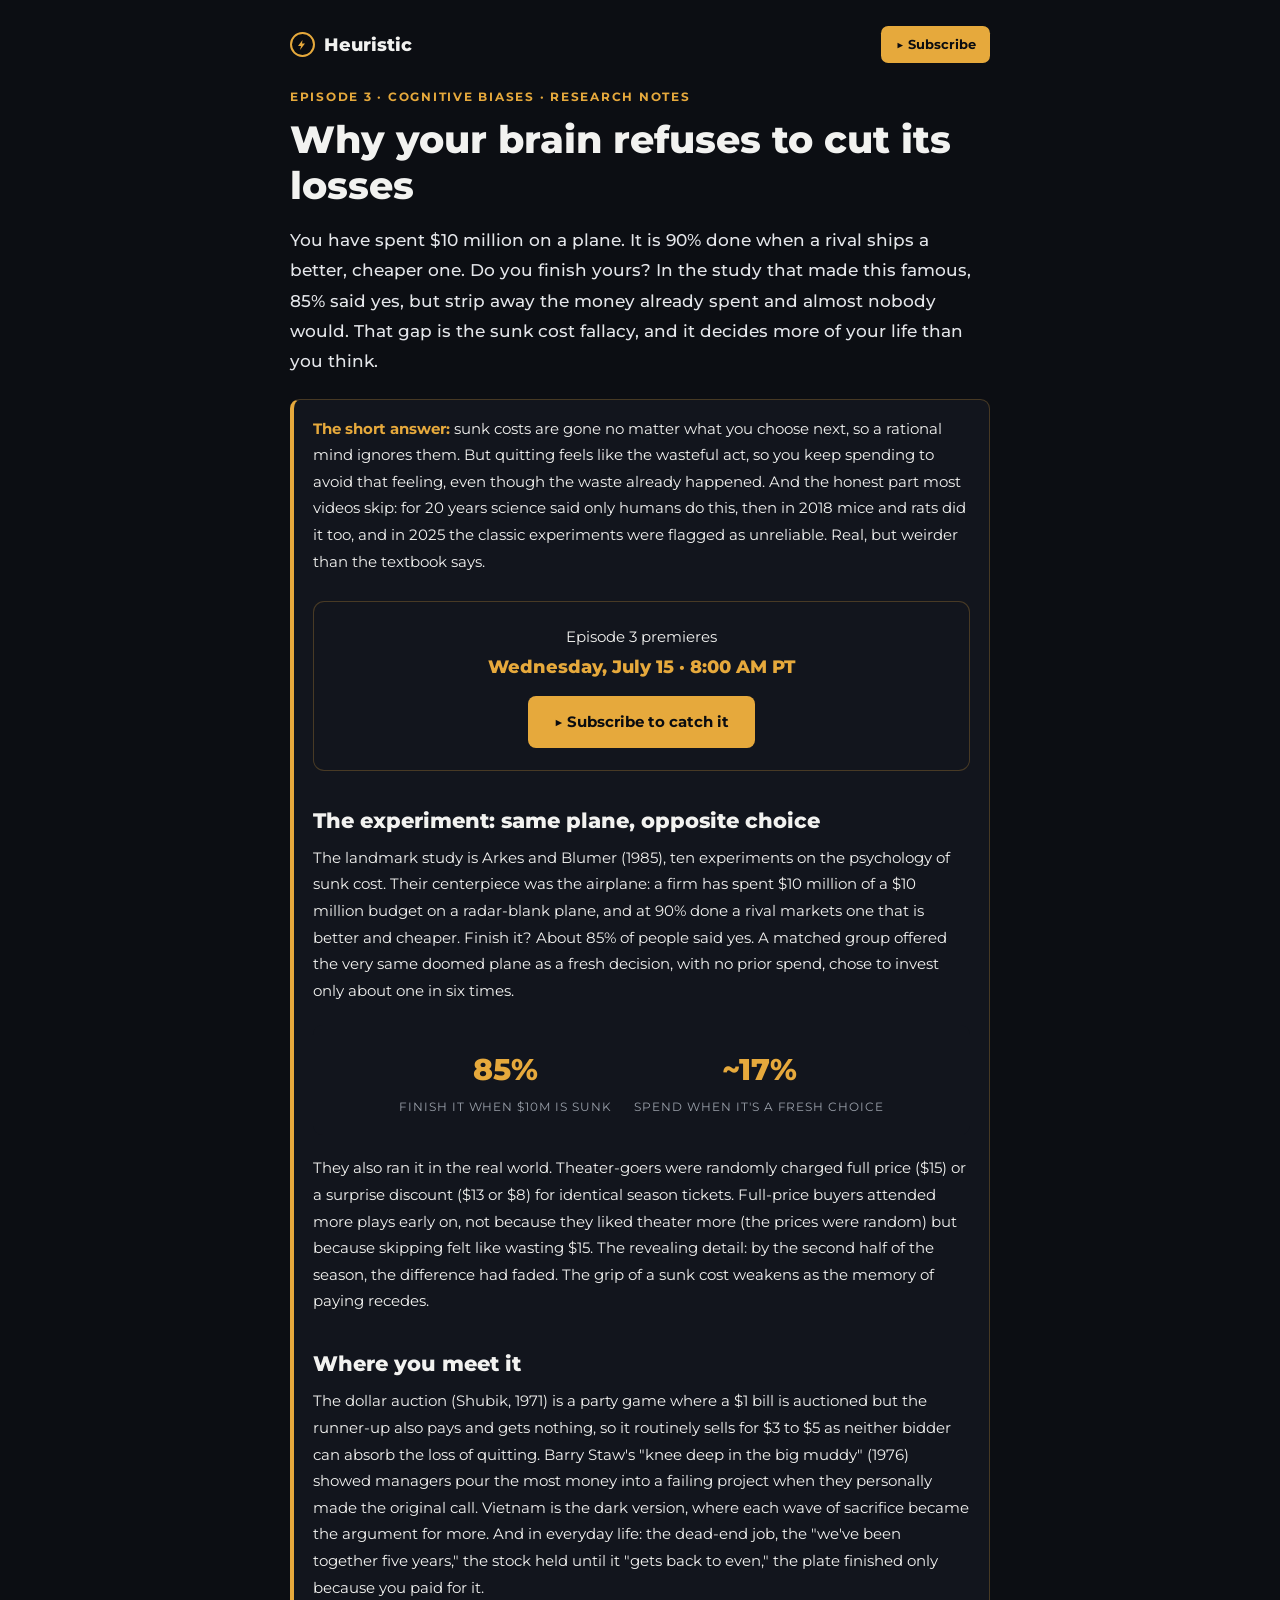
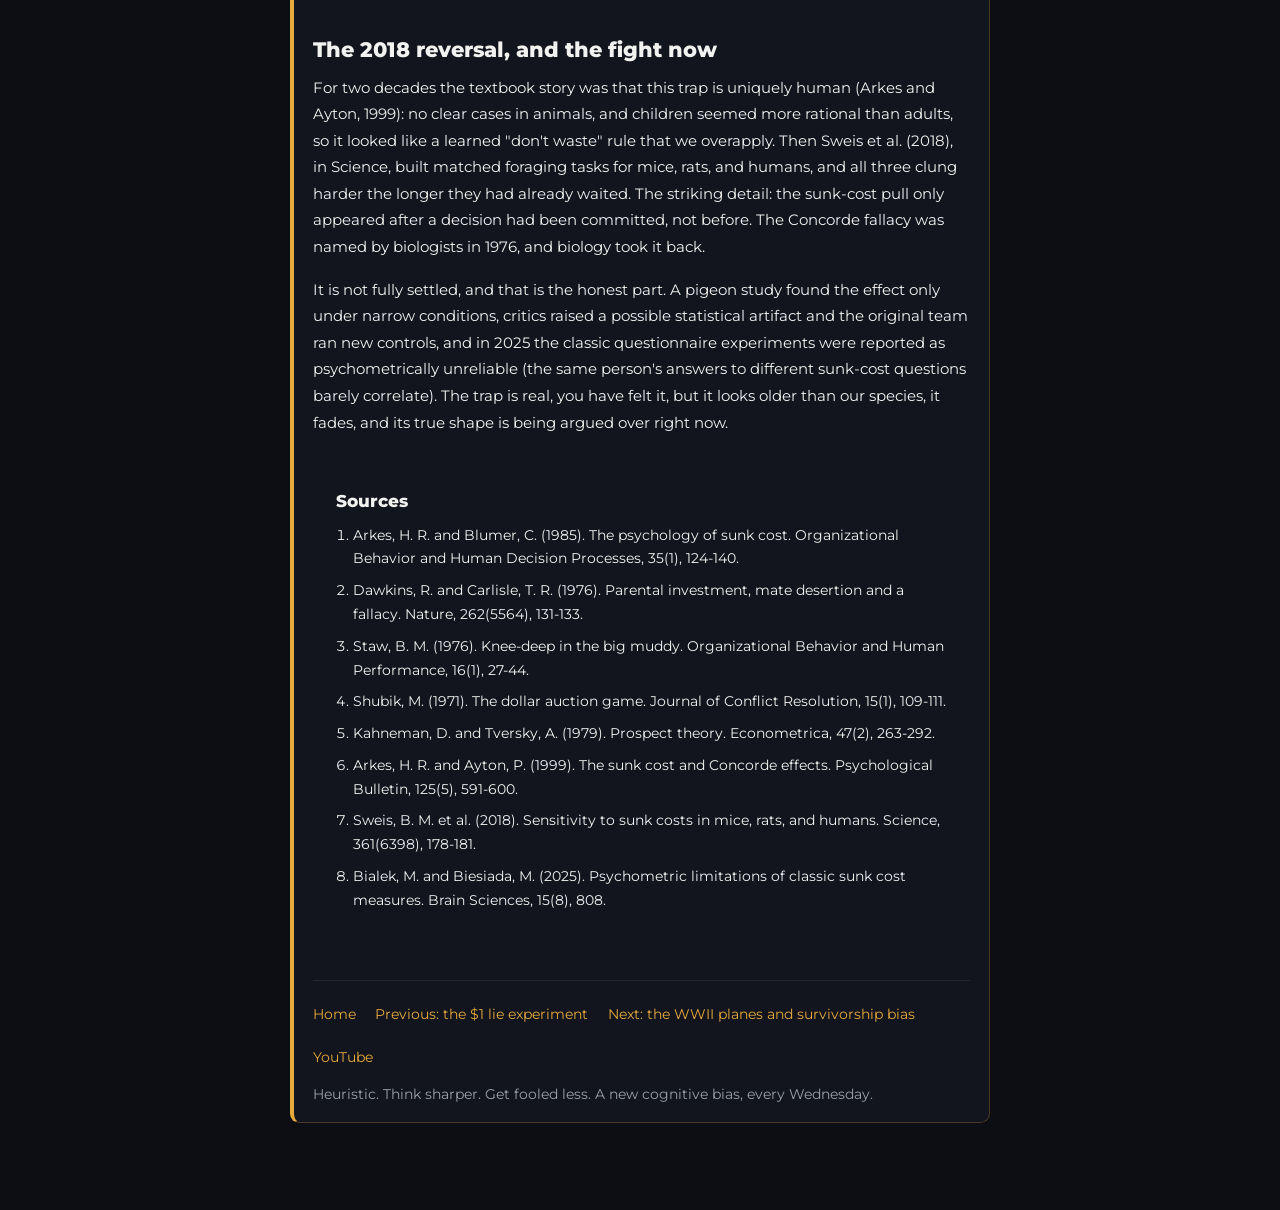
<file: ep3/index.html>
<!DOCTYPE html>
<html lang="en">
<head>
<meta charset="UTF-8" />
<meta name="viewport" content="width=device-width, initial-scale=1.0" />
<title>Why your brain refuses to cut its losses: the sunk cost fallacy, and the mouse that broke it | Heuristic</title>
<meta name="description" content="85% will finish a doomed $10M plane just because the money is already spent. What the sunk cost fallacy is, why it feels like a reason, and how a 2018 study in Science broke the 20-year story that only humans fall for it. With sources." />
<meta property="og:title" content="Why Your Brain Refuses to Cut Its Losses" />
<meta property="og:description" content="The sunk cost fallacy: the doomed $10M plane, the $1 bill that sells for $5, and the 2018 mouse study that broke a 20-year-old rule." />
<link rel="canonical" href="https://heuristic.blog/ep3/" />
<meta property="og:url" content="https://heuristic.blog/ep3/" />
<meta property="og:type" content="article" />
<link rel="preconnect" href="https://fonts.googleapis.com" />
<link rel="preconnect" href="https://fonts.gstatic.com" crossorigin />
<link href="https://fonts.googleapis.com/css2?family=Montserrat:wght@400;500;700;800&display=swap" rel="stylesheet" />
<link rel="stylesheet" href="../notes.css" />
<script type="application/ld+json">
{
  "@context": "https://schema.org",
  "@type": "Article",
  "headline": "Why your brain refuses to cut its losses: the sunk cost fallacy and the 2018 reversal",
  "datePublished": "2026-07-02",
  "author": {"@type": "Organization", "name": "Heuristic", "sameAs": "https://www.youtube.com/@thinkheuristic"},
  "publisher": {"@type": "Organization", "name": "Heuristic"}
}
</script>
<script type="application/ld+json">
{
  "@context": "https://schema.org",
  "@type": "FAQPage",
  "mainEntity": [
    {"@type": "Question", "name": "What is the sunk cost fallacy?",
     "acceptedAnswer": {"@type": "Answer", "text": "A sunk cost is money, time, or effort already spent and unrecoverable. The sunk cost fallacy is the tendency to keep investing in a losing course of action because of what has already gone in. Rationally, sunk costs are identical across every remaining option, so they should be ignored: only future costs and benefits should count. But abandoning feels like wasting what was spent, so people escalate to avoid that feeling, even though the waste has already happened."}},
    {"@type": "Question", "name": "What was the airplane experiment by Arkes and Blumer?",
     "acceptedAnswer": {"@type": "Answer", "text": "In Arkes and Blumer (1985), people were asked whether to spend the last of a $10 million budget to finish a radar-blank plane that a rival had already beaten to market. About 85% said yes, finish it. When a matched group was offered the same doomed plane with no prior investment mentioned, only roughly one in six chose to spend. Same plane, same future, opposite decision, driven entirely by the money already sunk."}},
    {"@type": "Question", "name": "Do animals show the sunk cost fallacy?",
     "acceptedAnswer": {"@type": "Answer", "text": "For about twenty years the consensus (Arkes and Ayton, 1999) was no: there were no unambiguous cases of the fallacy in animals, and young children seemed immune too, suggesting it was a learned human quirk. Then Sweis et al. (2018) in Science found that mice, rats, and humans all show sunk-cost sensitivity in matched foraging tasks, and crucially the pull only appeared after a decision had been committed. It is not fully settled, but the human-only story broke."}}
  ]
}
</script>
</head>
<body>
<div class="wrap">
  <header class="site">
    <a class="logo" href="../">
      <span class="bolt"><svg viewBox="0 0 24 24"><path d="M13 2L4 14h6l-2 8 10-13h-6l1-7z"/></svg></span>
      <span>Heuristic</span>
    </a>
    <a class="yt" href="https://www.youtube.com/@thinkheuristic?sub_confirmation=1">&#9654; Subscribe</a>
  </header>

  <p class="kicker">Episode 3 · Cognitive biases · Research notes</p>
  <h1>Why your brain refuses to cut its losses</h1>
  <p class="lead">You have spent $10 million on a plane. It is 90% done when a rival ships a better, cheaper one. Do you finish yours? In the study that made this famous, 85% said yes, but strip away the money already spent and almost nobody would. That gap is the sunk cost fallacy, and it decides more of your life than you think.</p>

  <div class="tldr"><strong>The short answer:</strong> sunk costs are gone no matter what you choose next, so a rational mind ignores them. But quitting feels like the wasteful act, so you keep spending to avoid that feeling, even though the waste already happened. And the honest part most videos skip: for 20 years science said only humans do this, then in 2018 mice and rats did it too, and in 2025 the classic experiments were flagged as unreliable. Real, but weirder than the textbook says.</p>

  <div class="premiere">
    <div>Episode 3 premieres</div>
    <div class="when">Wednesday, July 15 · 8:00 AM PT</div>
    <a class="cta" href="https://www.youtube.com/@thinkheuristic?sub_confirmation=1">&#9654; Subscribe to catch it</a>
  </div>

  <h2>The experiment: same plane, opposite choice</h2>
  <p>The landmark study is Arkes and Blumer (1985), ten experiments on the psychology of sunk cost. Their centerpiece was the airplane: a firm has spent $10 million of a $10 million budget on a radar-blank plane, and at 90% done a rival markets one that is better and cheaper. Finish it? About 85% of people said yes. A matched group offered the very same doomed plane as a fresh decision, with no prior spend, chose to invest only about one in six times.</p>
  <div class="stat">
    <div><div class="n">85%</div><div class="l">finish it when $10M is sunk</div></div>
    <div><div class="n">~17%</div><div class="l">spend when it's a fresh choice</div></div>
  </div>
  <p>They also ran it in the real world. Theater-goers were randomly charged full price ($15) or a surprise discount ($13 or $8) for identical season tickets. Full-price buyers attended more plays early on, not because they liked theater more (the prices were random) but because skipping felt like wasting $15. The revealing detail: by the second half of the season, the difference had faded. The grip of a sunk cost weakens as the memory of paying recedes.</p>

  <h2>Where you meet it</h2>
  <p>The dollar auction (Shubik, 1971) is a party game where a $1 bill is auctioned but the runner-up also pays and gets nothing, so it routinely sells for $3 to $5 as neither bidder can absorb the loss of quitting. Barry Staw's "knee deep in the big muddy" (1976) showed managers pour the most money into a failing project when they personally made the original call. Vietnam is the dark version, where each wave of sacrifice became the argument for more. And in everyday life: the dead-end job, the "we've been together five years," the stock held until it "gets back to even," the plate finished only because you paid for it.</p>

  <h2>The 2018 reversal, and the fight now</h2>
  <p>For two decades the textbook story was that this trap is uniquely human (Arkes and Ayton, 1999): no clear cases in animals, and children seemed more rational than adults, so it looked like a learned "don't waste" rule that we overapply. Then Sweis et al. (2018), in Science, built matched foraging tasks for mice, rats, and humans, and all three clung harder the longer they had already waited. The striking detail: the sunk-cost pull only appeared after a decision had been committed, not before. The Concorde fallacy was named by biologists in 1976, and biology took it back.</p>
  <p>It is not fully settled, and that is the honest part. A pigeon study found the effect only under narrow conditions, critics raised a possible statistical artifact and the original team ran new controls, and in 2025 the classic questionnaire experiments were reported as psychometrically unreliable (the same person's answers to different sunk-cost questions barely correlate). The trap is real, you have felt it, but it looks older than our species, it fades, and its true shape is being argued over right now.</p>

  <div class="sources">
    <h2>Sources</h2>
    <ol>
      <li>Arkes, H. R. and Blumer, C. (1985). The psychology of sunk cost. Organizational Behavior and Human Decision Processes, 35(1), 124-140.</li>
      <li>Dawkins, R. and Carlisle, T. R. (1976). Parental investment, mate desertion and a fallacy. Nature, 262(5564), 131-133.</li>
      <li>Staw, B. M. (1976). Knee-deep in the big muddy. Organizational Behavior and Human Performance, 16(1), 27-44.</li>
      <li>Shubik, M. (1971). The dollar auction game. Journal of Conflict Resolution, 15(1), 109-111.</li>
      <li>Kahneman, D. and Tversky, A. (1979). Prospect theory. Econometrica, 47(2), 263-292.</li>
      <li>Arkes, H. R. and Ayton, P. (1999). The sunk cost and Concorde effects. Psychological Bulletin, 125(5), 591-600.</li>
      <li>Sweis, B. M. et al. (2018). Sensitivity to sunk costs in mice, rats, and humans. Science, 361(6398), 178-181.</li>
      <li>Bialek, M. and Biesiada, M. (2025). Psychometric limitations of classic sunk cost measures. Brain Sciences, 15(8), 808.</li>
    </ol>
  </div>

  <footer class="site">
    <div class="row">
      <a href="../">Home</a>
      <a href="../ep2/">Previous: the $1 lie experiment</a>
      <a href="../ep4/">Next: the WWII planes and survivorship bias</a>
      <a href="https://www.youtube.com/@thinkheuristic">YouTube</a>
    </div>
    <div>Heuristic. Think sharper. Get fooled less. A new cognitive bias, every Wednesday.</div>
  </footer>
</div>
</body>
</html>
</file>
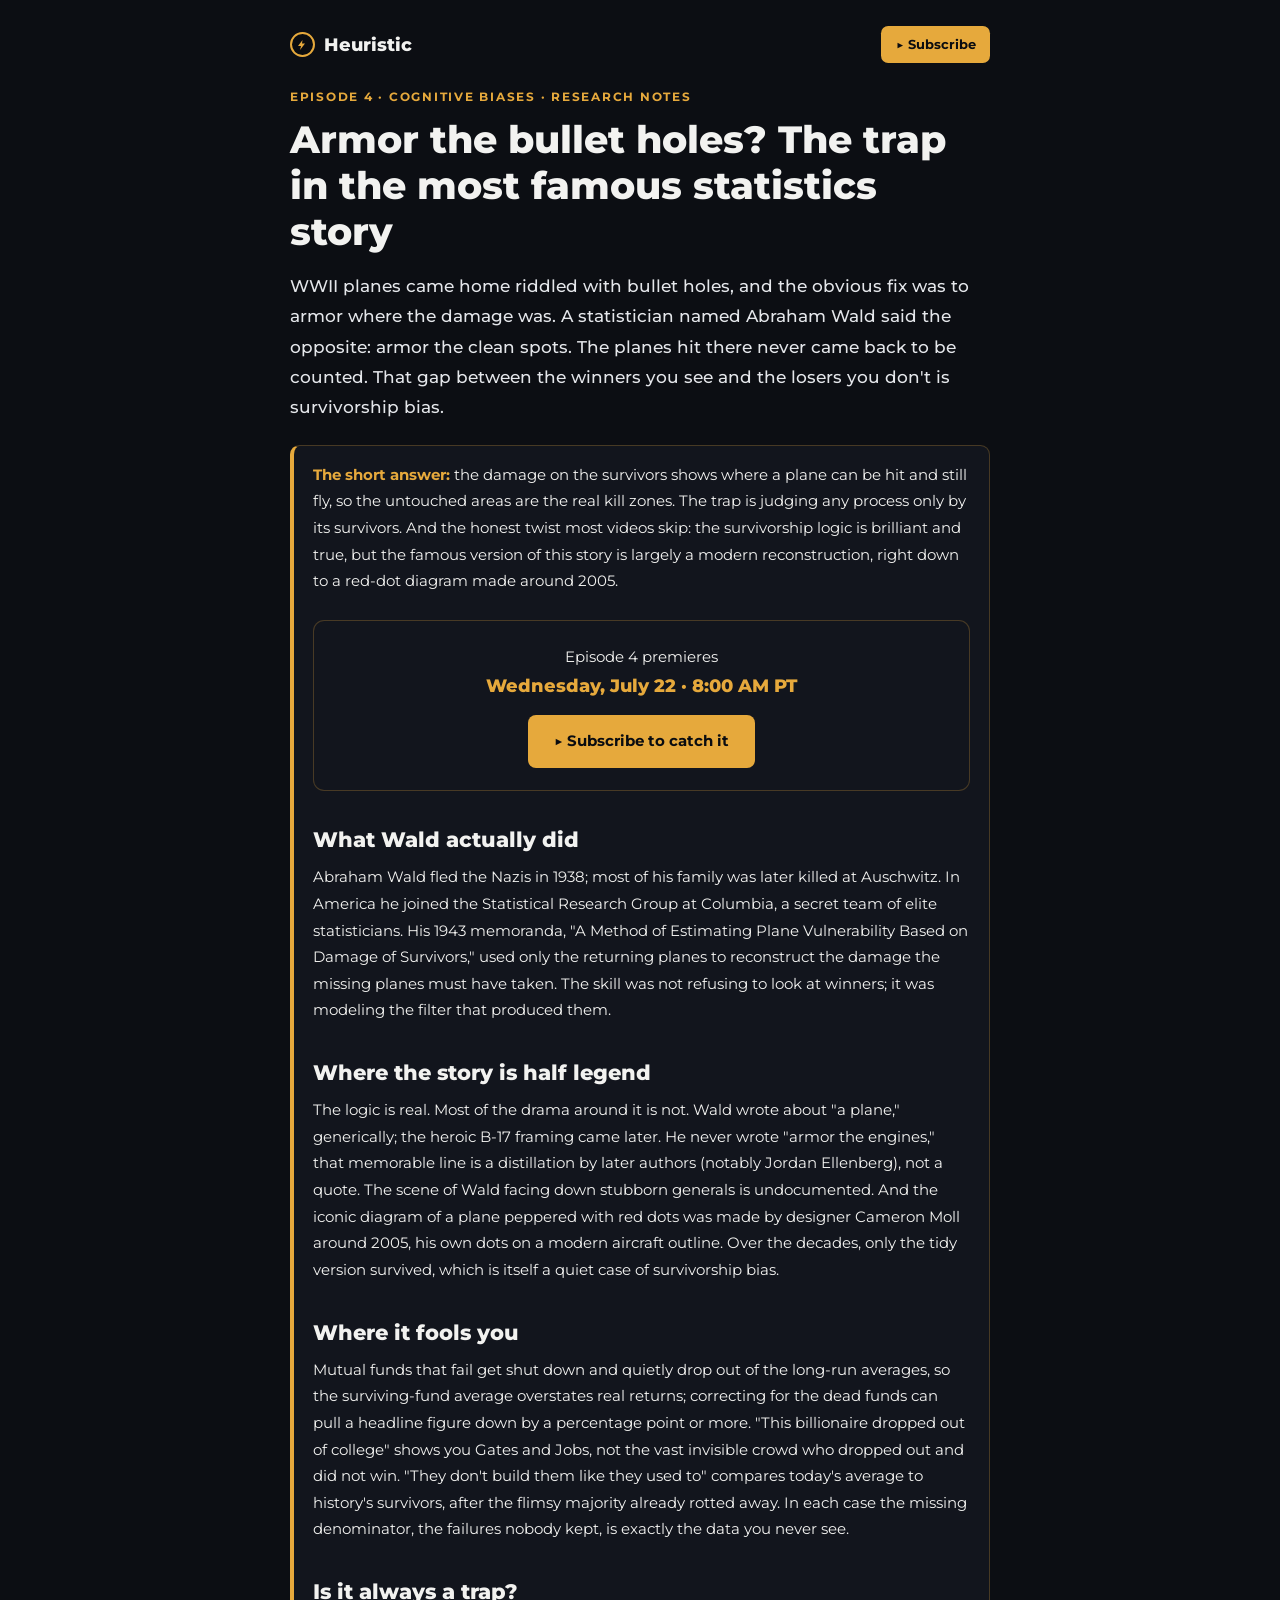
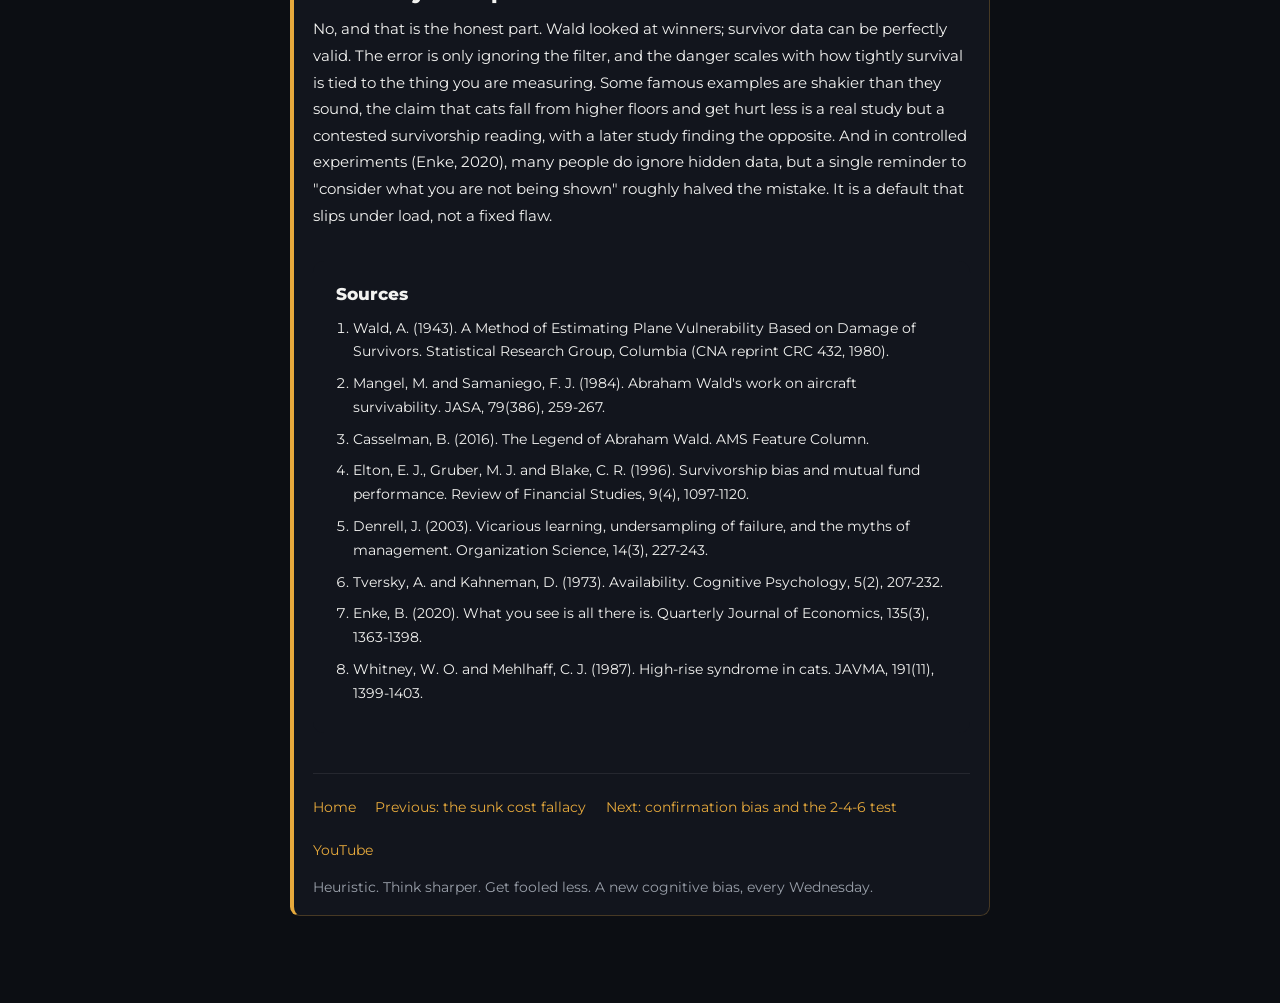
<file: ep4/index.html>
<!DOCTYPE html>
<html lang="en">
<head>
<meta charset="UTF-8" />
<meta name="viewport" content="width=device-width, initial-scale=1.0" />
<title>Survivorship bias: the WWII planes, and why the famous story is half made up | Heuristic</title>
<meta name="description" content="They wanted to armor the bullet holes on returning WWII planes. Abraham Wald said armor the clean spots instead. What survivorship bias is, where it fools you, and why the famous version of the story is mostly a modern reconstruction. With sources." />
<meta property="og:title" content="The Most Famous Bias Story Is Half Made Up" />
<meta property="og:description" content="Survivorship bias: Wald and the WWII planes, the mutual-fund gap, and why the iconic red-dot diagram is a 2005 web graphic." />
<link rel="canonical" href="https://heuristic.blog/ep4/" />
<meta property="og:url" content="https://heuristic.blog/ep4/" />
<meta property="og:type" content="article" />
<link rel="preconnect" href="https://fonts.googleapis.com" />
<link rel="preconnect" href="https://fonts.gstatic.com" crossorigin />
<link href="https://fonts.googleapis.com/css2?family=Montserrat:wght@400;500;700;800&display=swap" rel="stylesheet" />
<link rel="stylesheet" href="../notes.css" />
<script type="application/ld+json">
{
  "@context": "https://schema.org",
  "@type": "Article",
  "headline": "Survivorship bias: the WWII planes and why the famous story is half made up",
  "datePublished": "2026-07-02",
  "author": {"@type": "Organization", "name": "Heuristic", "sameAs": "https://www.youtube.com/@thinkheuristic"},
  "publisher": {"@type": "Organization", "name": "Heuristic"}
}
</script>
<script type="application/ld+json">
{
  "@context": "https://schema.org",
  "@type": "FAQPage",
  "mainEntity": [
    {"@type": "Question", "name": "What is survivorship bias?",
     "acceptedAnswer": {"@type": "Answer", "text": "Survivorship bias is a selection bias where your data has already been filtered by survival, by making it to the point where you can observe it. You judge a process from the survivors (the visible numerator) while the eliminated cases (the rest of the population) are truncated and invisible, so conclusions skew optimistic. The classic example: WWII planes that returned showed damage on the wings and fuselage, but the planes hit in the engine never came back to be counted, so the clean spots on the survivors were actually the fatal ones."}},
    {"@type": "Question", "name": "What did Abraham Wald actually do?",
     "acceptedAnswer": {"@type": "Answer", "text": "At the Statistical Research Group at Columbia, Wald wrote eight 1943 memoranda titled 'A Method of Estimating Plane Vulnerability Based on Damage of Survivors.' Using only the returning planes and where they were hit, he derived equations to reconstruct the damage distribution of the planes that did not return. He did not discard the survivors; he reasoned from them while correcting for the selection filter that produced them."}},
    {"@type": "Question", "name": "Is the famous Wald plane story true?",
     "acceptedAnswer": {"@type": "Answer", "text": "The logic is real, but much of the popular story is a modern reconstruction. Wald wrote about 'a plane' generically, not the B-17. He never wrote 'armor the engines'; that clean line is a later distillation by writers like Jordan Ellenberg, not a Wald quote. The dramatic scene of Wald confronting the generals is undocumented, and the iconic red-dot bomber diagram was created by designer Cameron Moll around 2005, not during the war. Only the tidy version survived, which is itself a small case of survivorship bias."}}
  ]
}
</script>
</head>
<body>
<div class="wrap">
  <header class="site">
    <a class="logo" href="../">
      <span class="bolt"><svg viewBox="0 0 24 24"><path d="M13 2L4 14h6l-2 8 10-13h-6l1-7z"/></svg></span>
      <span>Heuristic</span>
    </a>
    <a class="yt" href="https://www.youtube.com/@thinkheuristic?sub_confirmation=1">&#9654; Subscribe</a>
  </header>

  <p class="kicker">Episode 4 · Cognitive biases · Research notes</p>
  <h1>Armor the bullet holes? The trap in the most famous statistics story</h1>
  <p class="lead">WWII planes came home riddled with bullet holes, and the obvious fix was to armor where the damage was. A statistician named Abraham Wald said the opposite: armor the clean spots. The planes hit there never came back to be counted. That gap between the winners you see and the losers you don't is survivorship bias.</p>

  <div class="tldr"><strong>The short answer:</strong> the damage on the survivors shows where a plane can be hit and still fly, so the untouched areas are the real kill zones. The trap is judging any process only by its survivors. And the honest twist most videos skip: the survivorship logic is brilliant and true, but the famous version of this story is largely a modern reconstruction, right down to a red-dot diagram made around 2005.</p>

  <div class="premiere">
    <div>Episode 4 premieres</div>
    <div class="when">Wednesday, July 22 · 8:00 AM PT</div>
    <a class="cta" href="https://www.youtube.com/@thinkheuristic?sub_confirmation=1">&#9654; Subscribe to catch it</a>
  </div>

  <h2>What Wald actually did</h2>
  <p>Abraham Wald fled the Nazis in 1938; most of his family was later killed at Auschwitz. In America he joined the Statistical Research Group at Columbia, a secret team of elite statisticians. His 1943 memoranda, "A Method of Estimating Plane Vulnerability Based on Damage of Survivors," used only the returning planes to reconstruct the damage the missing planes must have taken. The skill was not refusing to look at winners; it was modeling the filter that produced them.</p>

  <h2>Where the story is half legend</h2>
  <p>The logic is real. Most of the drama around it is not. Wald wrote about "a plane," generically; the heroic B-17 framing came later. He never wrote "armor the engines," that memorable line is a distillation by later authors (notably Jordan Ellenberg), not a quote. The scene of Wald facing down stubborn generals is undocumented. And the iconic diagram of a plane peppered with red dots was made by designer Cameron Moll around 2005, his own dots on a modern aircraft outline. Over the decades, only the tidy version survived, which is itself a quiet case of survivorship bias.</p>

  <h2>Where it fools you</h2>
  <p>Mutual funds that fail get shut down and quietly drop out of the long-run averages, so the surviving-fund average overstates real returns; correcting for the dead funds can pull a headline figure down by a percentage point or more. "This billionaire dropped out of college" shows you Gates and Jobs, not the vast invisible crowd who dropped out and did not win. "They don't build them like they used to" compares today's average to history's survivors, after the flimsy majority already rotted away. In each case the missing denominator, the failures nobody kept, is exactly the data you never see.</p>

  <h2>Is it always a trap?</h2>
  <p>No, and that is the honest part. Wald looked at winners; survivor data can be perfectly valid. The error is only ignoring the filter, and the danger scales with how tightly survival is tied to the thing you are measuring. Some famous examples are shakier than they sound, the claim that cats fall from higher floors and get hurt less is a real study but a contested survivorship reading, with a later study finding the opposite. And in controlled experiments (Enke, 2020), many people do ignore hidden data, but a single reminder to "consider what you are not being shown" roughly halved the mistake. It is a default that slips under load, not a fixed flaw.</p>

  <div class="sources">
    <h2>Sources</h2>
    <ol>
      <li>Wald, A. (1943). A Method of Estimating Plane Vulnerability Based on Damage of Survivors. Statistical Research Group, Columbia (CNA reprint CRC 432, 1980).</li>
      <li>Mangel, M. and Samaniego, F. J. (1984). Abraham Wald's work on aircraft survivability. JASA, 79(386), 259-267.</li>
      <li>Casselman, B. (2016). The Legend of Abraham Wald. AMS Feature Column.</li>
      <li>Elton, E. J., Gruber, M. J. and Blake, C. R. (1996). Survivorship bias and mutual fund performance. Review of Financial Studies, 9(4), 1097-1120.</li>
      <li>Denrell, J. (2003). Vicarious learning, undersampling of failure, and the myths of management. Organization Science, 14(3), 227-243.</li>
      <li>Tversky, A. and Kahneman, D. (1973). Availability. Cognitive Psychology, 5(2), 207-232.</li>
      <li>Enke, B. (2020). What you see is all there is. Quarterly Journal of Economics, 135(3), 1363-1398.</li>
      <li>Whitney, W. O. and Mehlhaff, C. J. (1987). High-rise syndrome in cats. JAVMA, 191(11), 1399-1403.</li>
    </ol>
  </div>

  <footer class="site">
    <div class="row">
      <a href="../">Home</a>
      <a href="../ep3/">Previous: the sunk cost fallacy</a>
      <a href="../ep5/">Next: confirmation bias and the 2-4-6 test</a>
      <a href="https://www.youtube.com/@thinkheuristic">YouTube</a>
    </div>
    <div>Heuristic. Think sharper. Get fooled less. A new cognitive bias, every Wednesday.</div>
  </footer>
</div>
</body>
</html>
</file>
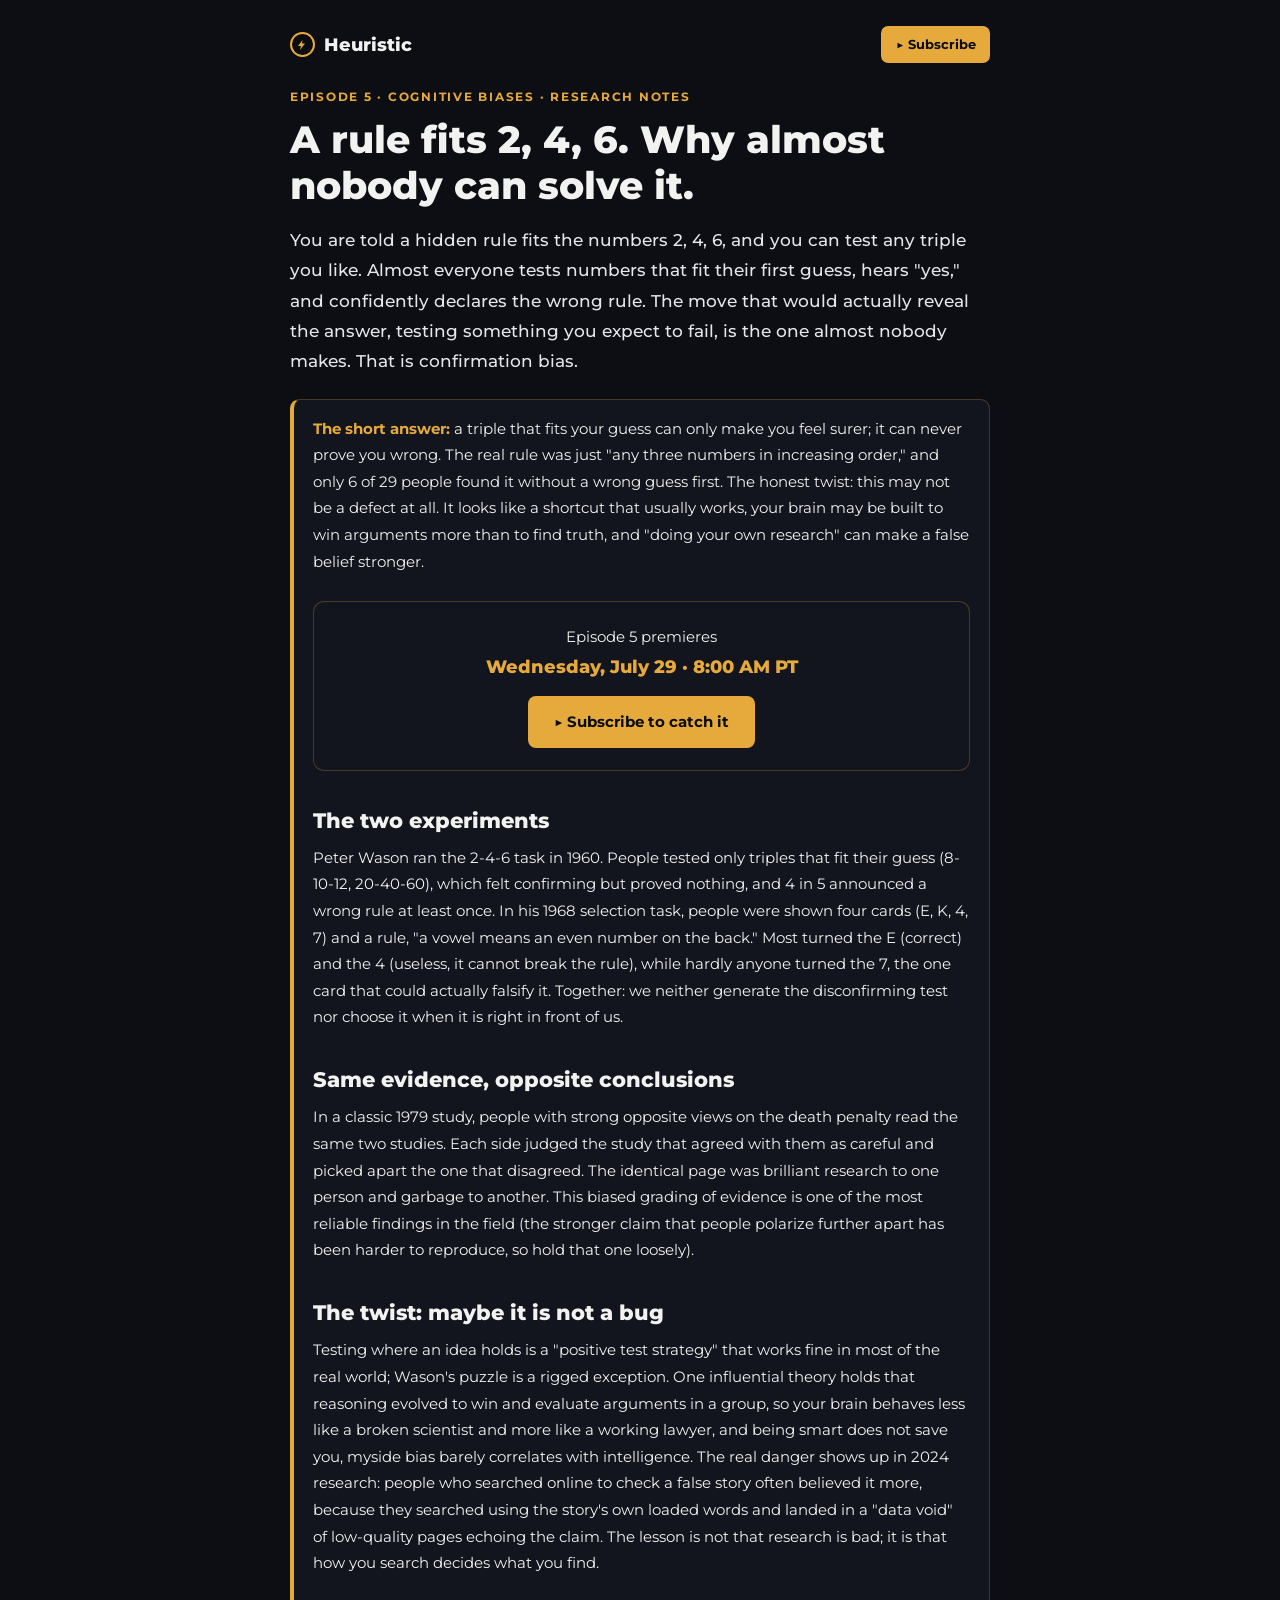
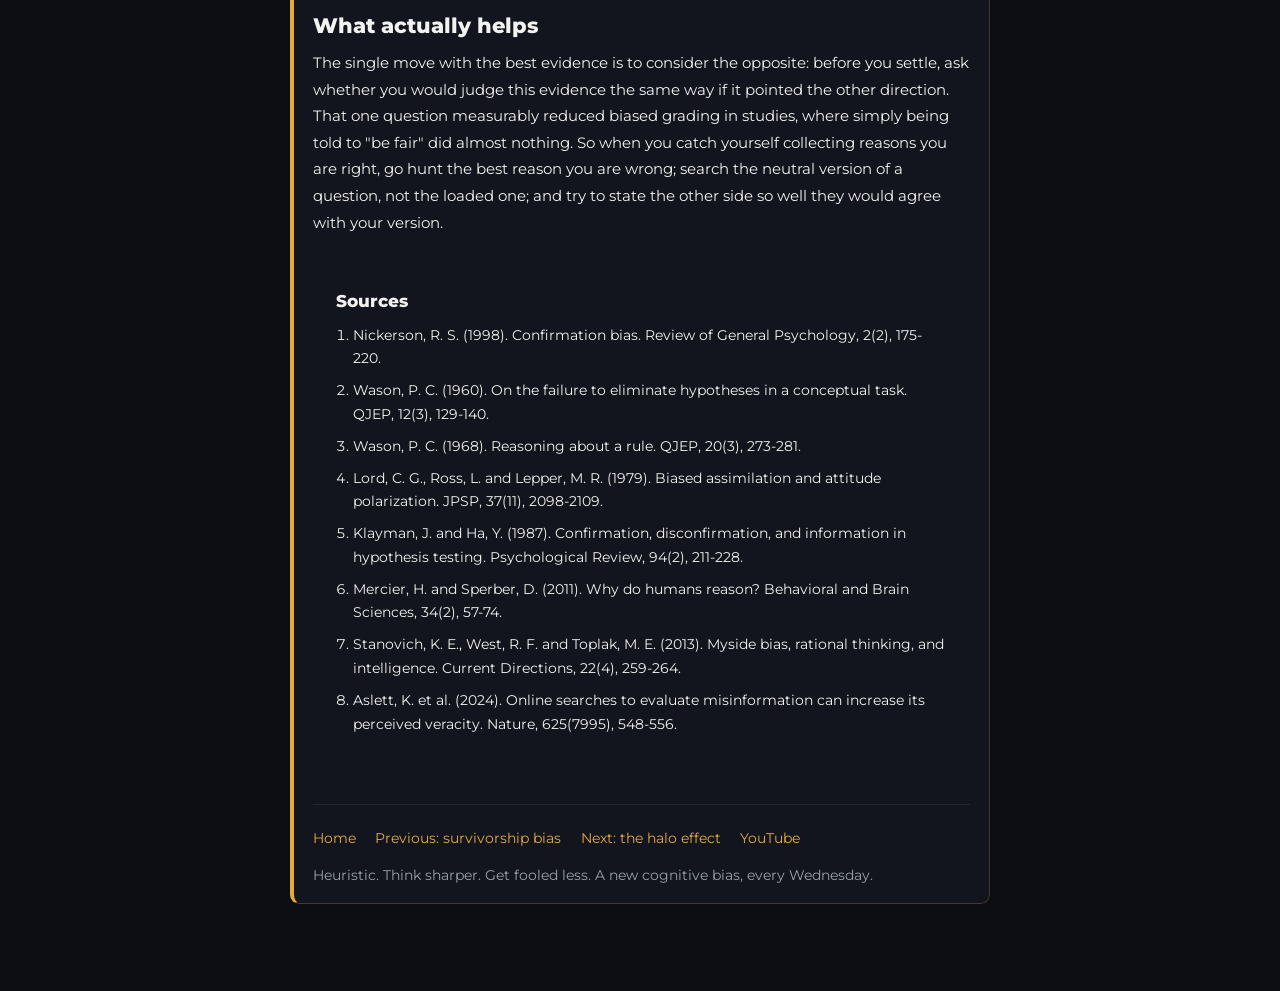
<file: ep5/index.html>
<!DOCTYPE html>
<html lang="en">
<head>
<meta charset="UTF-8" />
<meta name="viewport" content="width=device-width, initial-scale=1.0" />
<title>Confirmation bias: the 2-4-6 test, and why your brain refuses to prove itself wrong | Heuristic</title>
<meta name="description" content="A rule fits 2, 4, 6, and almost nobody solves it, because we only test what confirms our guess. Wason's experiments, why the same evidence divides people, and the twist: confirmation bias may not be a flaw at all. With sources." />
<meta property="og:title" content="Why Your Brain Refuses to Prove Itself Wrong" />
<meta property="og:description" content="Confirmation bias: the 2-4-6 task, the four-card test, why 'do your own research' can backfire, and why it may not be a bug." />
<link rel="canonical" href="https://heuristic.blog/ep5/" />
<meta property="og:url" content="https://heuristic.blog/ep5/" />
<meta property="og:type" content="article" />
<link rel="preconnect" href="https://fonts.googleapis.com" />
<link rel="preconnect" href="https://fonts.gstatic.com" crossorigin />
<link href="https://fonts.googleapis.com/css2?family=Montserrat:wght@400;500;700;800&display=swap" rel="stylesheet" />
<link rel="stylesheet" href="../notes.css" />
<script type="application/ld+json">
{
  "@context": "https://schema.org",
  "@type": "Article",
  "headline": "Confirmation bias: the 2-4-6 test and why your brain refuses to prove itself wrong",
  "datePublished": "2026-07-02",
  "author": {"@type": "Organization", "name": "Heuristic", "sameAs": "https://www.youtube.com/@thinkheuristic"},
  "publisher": {"@type": "Organization", "name": "Heuristic"}
}
</script>
<script type="application/ld+json">
{
  "@context": "https://schema.org",
  "@type": "FAQPage",
  "mainEntity": [
    {"@type": "Question", "name": "What is confirmation bias?",
     "acceptedAnswer": {"@type": "Answer", "text": "Confirmation bias is the tendency to seek, interpret, and remember information in a way that confirms what you already believe. It has three parts: search (you look for supporting evidence and not for disconfirming evidence), interpretation (the same ambiguous fact reads as supporting your side), and memory (you recall the hits and forget the misses). There is a 'cold' version that is just a byproduct of how we test ideas, and a 'hot' version driven by wanting something to be true."}},
    {"@type": "Question", "name": "What was Wason's 2-4-6 task?",
     "acceptedAnswer": {"@type": "Answer", "text": "In Wason (1960), 29 people were told that 2, 4, 6 fits a hidden rule and asked to discover it by proposing their own triples. Most guessed a narrow rule like 'even numbers going up by two' and only tested triples that fit it, which can confirm a guess but never disprove it. The real rule was simply 'any three numbers in increasing order.' Only 6 of the 29 discovered it without first announcing a wrong rule, because almost nobody tested a triple they expected to fail."}},
    {"@type": "Question", "name": "Is confirmation bias always a flaw?",
     "acceptedAnswer": {"@type": "Answer", "text": "Not necessarily. Testing an idea by looking for cases where it holds is a 'positive test strategy' that works well in most real environments; Wason's puzzle is rigged so that it fails. One influential theory argues reasoning evolved to win and evaluate arguments in a group, so myside bias is the system working as designed, more lawyer than scientist. Studies also find it barely correlates with intelligence. It becomes dangerous mainly when you search using a claim's own loaded terms, which can lead you into a 'data void' that confirms a falsehood."}}
  ]
}
</script>
</head>
<body>
<div class="wrap">
  <header class="site">
    <a class="logo" href="../">
      <span class="bolt"><svg viewBox="0 0 24 24"><path d="M13 2L4 14h6l-2 8 10-13h-6l1-7z"/></svg></span>
      <span>Heuristic</span>
    </a>
    <a class="yt" href="https://www.youtube.com/@thinkheuristic?sub_confirmation=1">&#9654; Subscribe</a>
  </header>

  <p class="kicker">Episode 5 · Cognitive biases · Research notes</p>
  <h1>A rule fits 2, 4, 6. Why almost nobody can solve it.</h1>
  <p class="lead">You are told a hidden rule fits the numbers 2, 4, 6, and you can test any triple you like. Almost everyone tests numbers that fit their first guess, hears "yes," and confidently declares the wrong rule. The move that would actually reveal the answer, testing something you expect to fail, is the one almost nobody makes. That is confirmation bias.</p>

  <div class="tldr"><strong>The short answer:</strong> a triple that fits your guess can only make you feel surer; it can never prove you wrong. The real rule was just "any three numbers in increasing order," and only 6 of 29 people found it without a wrong guess first. The honest twist: this may not be a defect at all. It looks like a shortcut that usually works, your brain may be built to win arguments more than to find truth, and "doing your own research" can make a false belief stronger.</p>

  <div class="premiere">
    <div>Episode 5 premieres</div>
    <div class="when">Wednesday, July 29 · 8:00 AM PT</div>
    <a class="cta" href="https://www.youtube.com/@thinkheuristic?sub_confirmation=1">&#9654; Subscribe to catch it</a>
  </div>

  <h2>The two experiments</h2>
  <p>Peter Wason ran the 2-4-6 task in 1960. People tested only triples that fit their guess (8-10-12, 20-40-60), which felt confirming but proved nothing, and 4 in 5 announced a wrong rule at least once. In his 1968 selection task, people were shown four cards (E, K, 4, 7) and a rule, "a vowel means an even number on the back." Most turned the E (correct) and the 4 (useless, it cannot break the rule), while hardly anyone turned the 7, the one card that could actually falsify it. Together: we neither generate the disconfirming test nor choose it when it is right in front of us.</p>

  <h2>Same evidence, opposite conclusions</h2>
  <p>In a classic 1979 study, people with strong opposite views on the death penalty read the same two studies. Each side judged the study that agreed with them as careful and picked apart the one that disagreed. The identical page was brilliant research to one person and garbage to another. This biased grading of evidence is one of the most reliable findings in the field (the stronger claim that people polarize further apart has been harder to reproduce, so hold that one loosely).</p>

  <h2>The twist: maybe it is not a bug</h2>
  <p>Testing where an idea holds is a "positive test strategy" that works fine in most of the real world; Wason's puzzle is a rigged exception. One influential theory holds that reasoning evolved to win and evaluate arguments in a group, so your brain behaves less like a broken scientist and more like a working lawyer, and being smart does not save you, myside bias barely correlates with intelligence. The real danger shows up in 2024 research: people who searched online to check a false story often believed it more, because they searched using the story's own loaded words and landed in a "data void" of low-quality pages echoing the claim. The lesson is not that research is bad; it is that how you search decides what you find.</p>

  <h2>What actually helps</h2>
  <p>The single move with the best evidence is to consider the opposite: before you settle, ask whether you would judge this evidence the same way if it pointed the other direction. That one question measurably reduced biased grading in studies, where simply being told to "be fair" did almost nothing. So when you catch yourself collecting reasons you are right, go hunt the best reason you are wrong; search the neutral version of a question, not the loaded one; and try to state the other side so well they would agree with your version.</p>

  <div class="sources">
    <h2>Sources</h2>
    <ol>
      <li>Nickerson, R. S. (1998). Confirmation bias. Review of General Psychology, 2(2), 175-220.</li>
      <li>Wason, P. C. (1960). On the failure to eliminate hypotheses in a conceptual task. QJEP, 12(3), 129-140.</li>
      <li>Wason, P. C. (1968). Reasoning about a rule. QJEP, 20(3), 273-281.</li>
      <li>Lord, C. G., Ross, L. and Lepper, M. R. (1979). Biased assimilation and attitude polarization. JPSP, 37(11), 2098-2109.</li>
      <li>Klayman, J. and Ha, Y. (1987). Confirmation, disconfirmation, and information in hypothesis testing. Psychological Review, 94(2), 211-228.</li>
      <li>Mercier, H. and Sperber, D. (2011). Why do humans reason? Behavioral and Brain Sciences, 34(2), 57-74.</li>
      <li>Stanovich, K. E., West, R. F. and Toplak, M. E. (2013). Myside bias, rational thinking, and intelligence. Current Directions, 22(4), 259-264.</li>
      <li>Aslett, K. et al. (2024). Online searches to evaluate misinformation can increase its perceived veracity. Nature, 625(7995), 548-556.</li>
    </ol>
  </div>

  <footer class="site">
    <div class="row">
      <a href="../">Home</a>
      <a href="../ep4/">Previous: survivorship bias</a>
      <a href="../ep6/">Next: the halo effect</a>
      <a href="https://www.youtube.com/@thinkheuristic">YouTube</a>
    </div>
    <div>Heuristic. Think sharper. Get fooled less. A new cognitive bias, every Wednesday.</div>
  </footer>
</div>
</body>
</html>
</file>
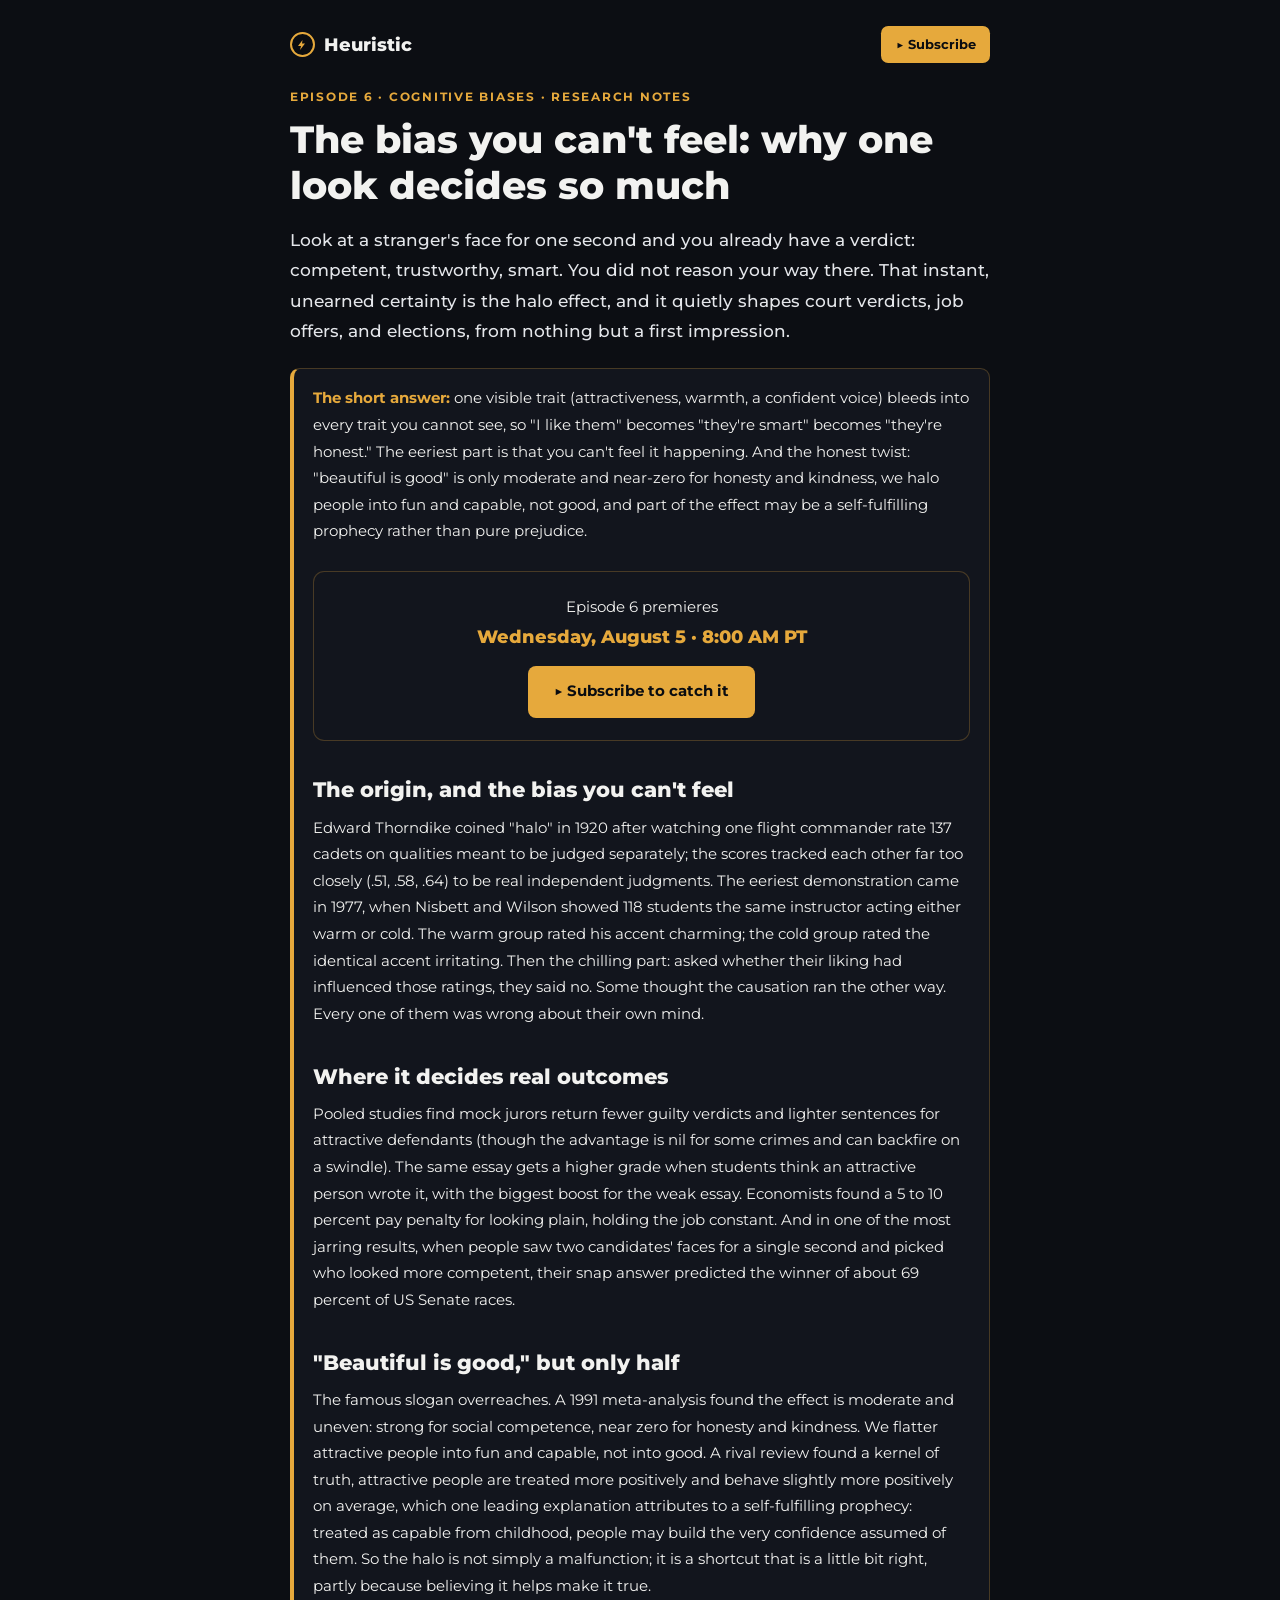
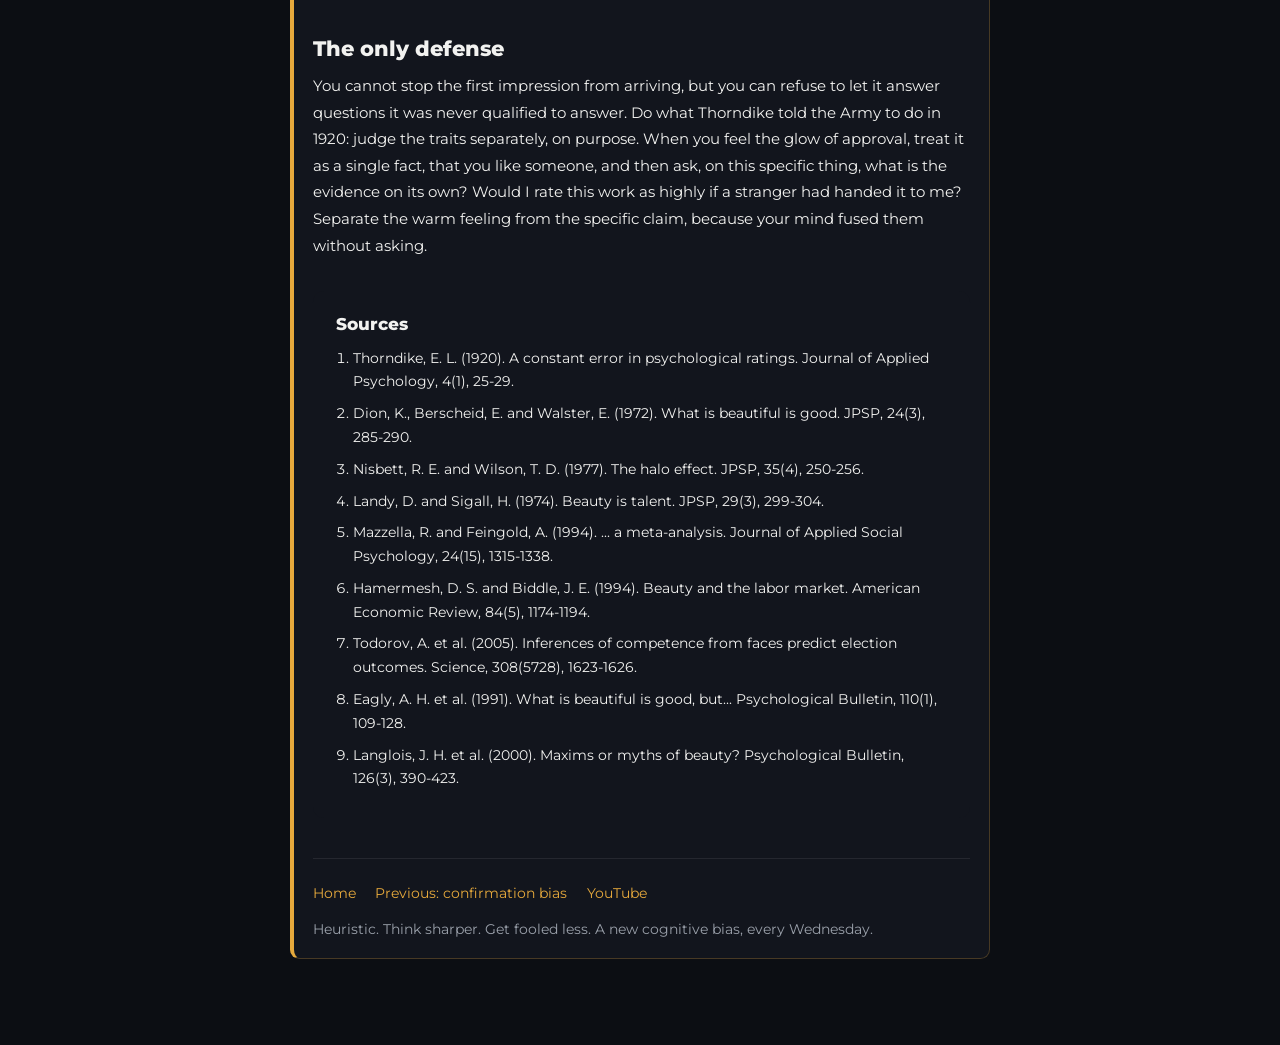
<file: ep6/index.html>
<!DOCTYPE html>
<html lang="en">
<head>
<meta charset="UTF-8" />
<meta name="viewport" content="width=device-width, initial-scale=1.0" />
<title>The halo effect: why your brain trusts pretty people, and the bias you can't feel | Heuristic</title>
<meta name="description" content="You judge a face as competent in one second, and it decides court cases and elections. What the halo effect is, the 1920 origin, the experiment proving you're blind to it, and why 'beautiful is good' is only half true. With sources." />
<meta property="og:title" content="Why Your Brain Trusts Pretty People (And Can't Stop)" />
<meta property="og:description" content="The halo effect: the 1920 origin, the accent experiment you can't feel, the 1-second election stat, and why 'beautiful is good' is only moderate." />
<link rel="canonical" href="https://heuristic.blog/ep6/" />
<meta property="og:url" content="https://heuristic.blog/ep6/" />
<meta property="og:type" content="article" />
<link rel="preconnect" href="https://fonts.googleapis.com" />
<link rel="preconnect" href="https://fonts.gstatic.com" crossorigin />
<link href="https://fonts.googleapis.com/css2?family=Montserrat:wght@400;500;700;800&display=swap" rel="stylesheet" />
<link rel="stylesheet" href="../notes.css" />
<script type="application/ld+json">
{
  "@context": "https://schema.org",
  "@type": "Article",
  "headline": "The halo effect: why your brain trusts pretty people and the bias you can't feel",
  "datePublished": "2026-07-02",
  "author": {"@type": "Organization", "name": "Heuristic", "sameAs": "https://www.youtube.com/@thinkheuristic"},
  "publisher": {"@type": "Organization", "name": "Heuristic"}
}
</script>
<script type="application/ld+json">
{
  "@context": "https://schema.org",
  "@type": "FAQPage",
  "mainEntity": [
    {"@type": "Question", "name": "What is the halo effect?",
     "acceptedAnswer": {"@type": "Answer", "text": "The halo effect is when one salient trait you can perceive about a person, often physical attractiveness or warmth, bleeds into your judgment of unrelated traits you cannot see, so you assume an attractive or likable person is also smarter, kinder, and more competent. It has a mirror image, the horn effect, where one negative trait drags down judgments of everything else. At its core it is a failure to tell traits apart, not just excessive positivity."}},
    {"@type": "Question", "name": "Where did the term halo effect come from?",
     "acceptedAnswer": {"@type": "Answer", "text": "The psychologist Edward Thorndike coined it in 1920. Studying military officer ratings, he found that one flight commander who rated 137 aviation cadets on qualities meant to be judged independently produced scores that correlated far too closely: intelligence with physique at .51, with leadership at .58, and with character at .64. He described a 'halo of general merit' extending across the specific ratings, and the name stuck."}},
    {"@type": "Question", "name": "Is 'what is beautiful is good' actually true?",
     "acceptedAnswer": {"@type": "Answer", "text": "Only partly. A 1991 meta-analysis (Eagly et al.) found the effect is moderate, not sweeping, and uneven across traits: strong for social competence but essentially zero for integrity and kindness. We assume attractive people are fun and capable, not honest and good. A rival 2000 meta-analysis (Langlois et al.) found a kernel of truth, attractive people really are treated more positively and behave slightly more positively, which one leading explanation attributes to a self-fulfilling prophecy. So the halo is a shortcut that is partly right, partly because believing it helps make it true."}}
  ]
}
</script>
</head>
<body>
<div class="wrap">
  <header class="site">
    <a class="logo" href="../">
      <span class="bolt"><svg viewBox="0 0 24 24"><path d="M13 2L4 14h6l-2 8 10-13h-6l1-7z"/></svg></span>
      <span>Heuristic</span>
    </a>
    <a class="yt" href="https://www.youtube.com/@thinkheuristic?sub_confirmation=1">&#9654; Subscribe</a>
  </header>

  <p class="kicker">Episode 6 · Cognitive biases · Research notes</p>
  <h1>The bias you can't feel: why one look decides so much</h1>
  <p class="lead">Look at a stranger's face for one second and you already have a verdict: competent, trustworthy, smart. You did not reason your way there. That instant, unearned certainty is the halo effect, and it quietly shapes court verdicts, job offers, and elections, from nothing but a first impression.</p>

  <div class="tldr"><strong>The short answer:</strong> one visible trait (attractiveness, warmth, a confident voice) bleeds into every trait you cannot see, so "I like them" becomes "they're smart" becomes "they're honest." The eeriest part is that you can't feel it happening. And the honest twist: "beautiful is good" is only moderate and near-zero for honesty and kindness, we halo people into fun and capable, not good, and part of the effect may be a self-fulfilling prophecy rather than pure prejudice.</p>

  <div class="premiere">
    <div>Episode 6 premieres</div>
    <div class="when">Wednesday, August 5 · 8:00 AM PT</div>
    <a class="cta" href="https://www.youtube.com/@thinkheuristic?sub_confirmation=1">&#9654; Subscribe to catch it</a>
  </div>

  <h2>The origin, and the bias you can't feel</h2>
  <p>Edward Thorndike coined "halo" in 1920 after watching one flight commander rate 137 cadets on qualities meant to be judged separately; the scores tracked each other far too closely (.51, .58, .64) to be real independent judgments. The eeriest demonstration came in 1977, when Nisbett and Wilson showed 118 students the same instructor acting either warm or cold. The warm group rated his accent charming; the cold group rated the identical accent irritating. Then the chilling part: asked whether their liking had influenced those ratings, they said no. Some thought the causation ran the other way. Every one of them was wrong about their own mind.</p>

  <h2>Where it decides real outcomes</h2>
  <p>Pooled studies find mock jurors return fewer guilty verdicts and lighter sentences for attractive defendants (though the advantage is nil for some crimes and can backfire on a swindle). The same essay gets a higher grade when students think an attractive person wrote it, with the biggest boost for the weak essay. Economists found a 5 to 10 percent pay penalty for looking plain, holding the job constant. And in one of the most jarring results, when people saw two candidates' faces for a single second and picked who looked more competent, their snap answer predicted the winner of about 69 percent of US Senate races.</p>

  <h2>"Beautiful is good," but only half</h2>
  <p>The famous slogan overreaches. A 1991 meta-analysis found the effect is moderate and uneven: strong for social competence, near zero for honesty and kindness. We flatter attractive people into fun and capable, not into good. A rival review found a kernel of truth, attractive people are treated more positively and behave slightly more positively on average, which one leading explanation attributes to a self-fulfilling prophecy: treated as capable from childhood, people may build the very confidence assumed of them. So the halo is not simply a malfunction; it is a shortcut that is a little bit right, partly because believing it helps make it true.</p>

  <h2>The only defense</h2>
  <p>You cannot stop the first impression from arriving, but you can refuse to let it answer questions it was never qualified to answer. Do what Thorndike told the Army to do in 1920: judge the traits separately, on purpose. When you feel the glow of approval, treat it as a single fact, that you like someone, and then ask, on this specific thing, what is the evidence on its own? Would I rate this work as highly if a stranger had handed it to me? Separate the warm feeling from the specific claim, because your mind fused them without asking.</p>

  <div class="sources">
    <h2>Sources</h2>
    <ol>
      <li>Thorndike, E. L. (1920). A constant error in psychological ratings. Journal of Applied Psychology, 4(1), 25-29.</li>
      <li>Dion, K., Berscheid, E. and Walster, E. (1972). What is beautiful is good. JPSP, 24(3), 285-290.</li>
      <li>Nisbett, R. E. and Wilson, T. D. (1977). The halo effect. JPSP, 35(4), 250-256.</li>
      <li>Landy, D. and Sigall, H. (1974). Beauty is talent. JPSP, 29(3), 299-304.</li>
      <li>Mazzella, R. and Feingold, A. (1994). ... a meta-analysis. Journal of Applied Social Psychology, 24(15), 1315-1338.</li>
      <li>Hamermesh, D. S. and Biddle, J. E. (1994). Beauty and the labor market. American Economic Review, 84(5), 1174-1194.</li>
      <li>Todorov, A. et al. (2005). Inferences of competence from faces predict election outcomes. Science, 308(5728), 1623-1626.</li>
      <li>Eagly, A. H. et al. (1991). What is beautiful is good, but... Psychological Bulletin, 110(1), 109-128.</li>
      <li>Langlois, J. H. et al. (2000). Maxims or myths of beauty? Psychological Bulletin, 126(3), 390-423.</li>
    </ol>
  </div>

  <footer class="site">
    <div class="row">
      <a href="../">Home</a>
      <a href="../ep5/">Previous: confirmation bias</a>
      <a href="https://www.youtube.com/@thinkheuristic">YouTube</a>
    </div>
    <div>Heuristic. Think sharper. Get fooled less. A new cognitive bias, every Wednesday.</div>
  </footer>
</div>
</body>
</html>
</file>
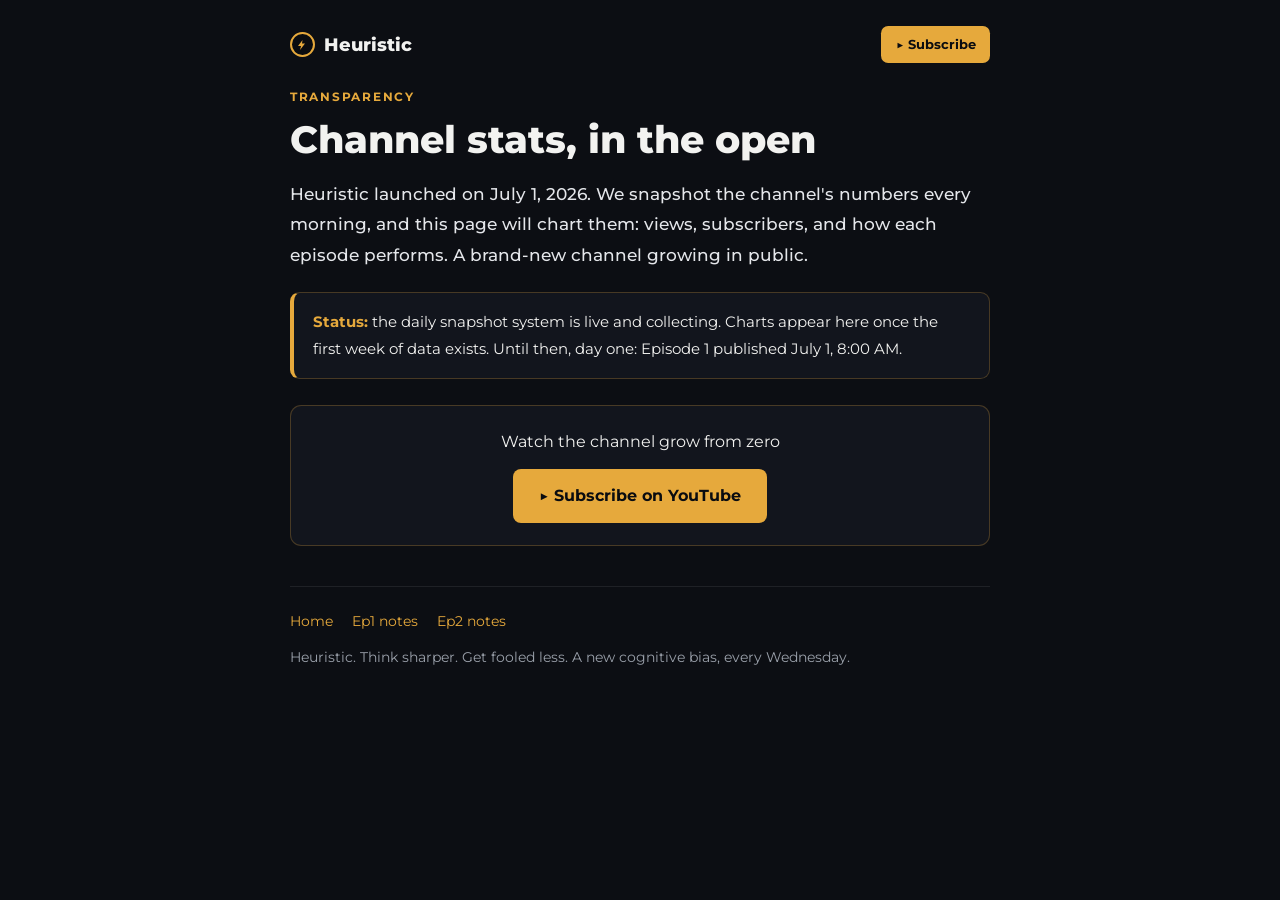
<file: stats/index.html>
<!DOCTYPE html>
<html lang="en">
<head>
<meta charset="UTF-8" />
<meta name="viewport" content="width=device-width, initial-scale=1.0" />
<title>Channel stats, in the open | Heuristic</title>
<meta name="description" content="Live growth statistics for the Heuristic YouTube channel: views, subscribers, and per-episode performance, snapshotted daily." />
<link rel="canonical" href="https://heuristic.blog/stats/" />
<meta property="og:url" content="https://heuristic.blog/stats/" />
<meta name="robots" content="index,follow" />
<link rel="preconnect" href="https://fonts.googleapis.com" />
<link rel="preconnect" href="https://fonts.gstatic.com" crossorigin />
<link href="https://fonts.googleapis.com/css2?family=Montserrat:wght@400;500;700;800&display=swap" rel="stylesheet" />
<link rel="stylesheet" href="../notes.css" />
</head>
<body>
<div class="wrap">
  <header class="site">
    <a class="logo" href="../">
      <span class="bolt"><svg viewBox="0 0 24 24"><path d="M13 2L4 14h6l-2 8 10-13h-6l1-7z"/></svg></span>
      <span>Heuristic</span>
    </a>
    <a class="yt" href="https://www.youtube.com/@thinkheuristic?sub_confirmation=1">&#9654; Subscribe</a>
  </header>

  <p class="kicker">Transparency</p>
  <h1>Channel stats, in the open</h1>
  <p class="lead">Heuristic launched on July 1, 2026. We snapshot the channel's numbers every morning, and this page will chart them: views, subscribers, and how each episode performs. A brand-new channel growing in public.</p>

  <div class="tldr"><strong>Status:</strong> the daily snapshot system is live and collecting. Charts appear here once the first week of data exists. Until then, day one: Episode 1 published July 1, 8:00 AM.</div>

  <div class="premiere">
    <div>Watch the channel grow from zero</div>
    <a class="cta" href="https://www.youtube.com/@thinkheuristic?sub_confirmation=1">&#9654; Subscribe on YouTube</a>
  </div>

  <footer class="site">
    <div class="row">
      <a href="../">Home</a>
      <a href="../ep1/">Ep1 notes</a>
      <a href="../ep2/">Ep2 notes</a>
    </div>
    <div>Heuristic. Think sharper. Get fooled less. A new cognitive bias, every Wednesday.</div>
  </footer>
</div>
</body>
</html>
</file>
<file: notes.css>
/* Heuristic research notes: mobile-first, readable, fast. */
*, *::before, *::after { margin: 0; padding: 0; box-sizing: border-box; }
:root {
  --bg: #0C0E13; --panel: #12151d; --text: #F2F2F0; --muted: #9aa0aa;
  --amber: #E6A93C; --line: rgba(230,169,60,0.25);
}
body { font-family: 'Montserrat', system-ui, sans-serif; background: var(--bg); color: var(--text); line-height: 1.75; }
a { color: var(--amber); }
.wrap { max-width: 740px; margin: 0 auto; padding: 1.25rem 1.25rem 4rem; }
header.site { display: flex; align-items: center; justify-content: space-between; padding: 0.4rem 0 1.4rem; }
header.site .logo { display: flex; align-items: center; gap: 0.55rem; font-weight: 800; font-size: 1.15rem; color: var(--text); text-decoration: none; }
header.site .logo .bolt { width: 1.55rem; height: 1.55rem; border-radius: 50%; border: 2px solid var(--amber); display: flex; align-items: center; justify-content: center; background: #0A0C10; }
header.site .logo .bolt svg { width: 0.75rem; height: 0.75rem; fill: var(--amber); }
header.site .yt { font-size: 0.8rem; font-weight: 700; color: #0A0C10; background: var(--amber); padding: 0.45rem 0.9rem; border-radius: 0.45rem; text-decoration: none; white-space: nowrap; }
.kicker { color: var(--amber); font-size: 0.78rem; font-weight: 700; letter-spacing: 0.14em; text-transform: uppercase; margin-bottom: 0.6rem; }
h1 { font-size: clamp(1.6rem, 6vw, 2.4rem); font-weight: 800; line-height: 1.2; margin-bottom: 1rem; }
.lead { font-size: 1.08rem; font-weight: 500; color: #e4e6ea; margin-bottom: 1.2rem; }
.tldr { background: var(--panel); border: 1px solid var(--line); border-left: 4px solid var(--amber); border-radius: 0.6rem; padding: 1rem 1.2rem; margin: 1.4rem 0; font-size: 0.95rem; }
.tldr strong { color: var(--amber); }
h2 { font-size: 1.3rem; font-weight: 800; margin: 2.2rem 0 0.7rem; line-height: 1.3; }
p { margin-bottom: 1rem; }
.stat { background: var(--panel); border-radius: 0.6rem; padding: 1.1rem 1.2rem; margin: 1.3rem 0; display: flex; gap: 1.4rem; justify-content: center; text-align: center; flex-wrap: wrap; }
.stat div .n { font-size: 1.9rem; font-weight: 800; color: var(--amber); }
.stat div .l { font-size: 0.75rem; color: var(--muted); text-transform: uppercase; letter-spacing: 0.08em; }
.video { position: relative; padding-top: 56.25%; border-radius: 0.7rem; overflow: hidden; margin: 1.6rem 0; background: #000; }
.video iframe { position: absolute; inset: 0; width: 100%; height: 100%; border: 0; }
.premiere { background: var(--panel); border: 1px solid var(--line); border-radius: 0.7rem; padding: 1.4rem; text-align: center; margin: 1.6rem 0; }
.premiere .when { font-size: 1.15rem; font-weight: 800; color: var(--amber); }
.cta { display: inline-block; background: var(--amber); color: #0A0C10; font-weight: 700; border-radius: 0.5rem; padding: 0.8rem 1.6rem; text-decoration: none; margin-top: 0.8rem; }
.sources { background: var(--panel); border-radius: 0.7rem; padding: 1.2rem 1.4rem; margin: 2rem 0; font-size: 0.85rem; }
.sources h2 { margin-top: 0.2rem; font-size: 1.05rem; }
.sources ol { margin-left: 1.1rem; }
.sources li { margin-bottom: 0.5rem; }
footer.site { border-top: 1px solid rgba(255,255,255,0.08); margin-top: 2.5rem; padding-top: 1.4rem; font-size: 0.85rem; color: var(--muted); }
footer.site a { text-decoration: none; }
footer.site .row { display: flex; gap: 1.2rem; flex-wrap: wrap; margin-bottom: 0.8rem; }
</file>
